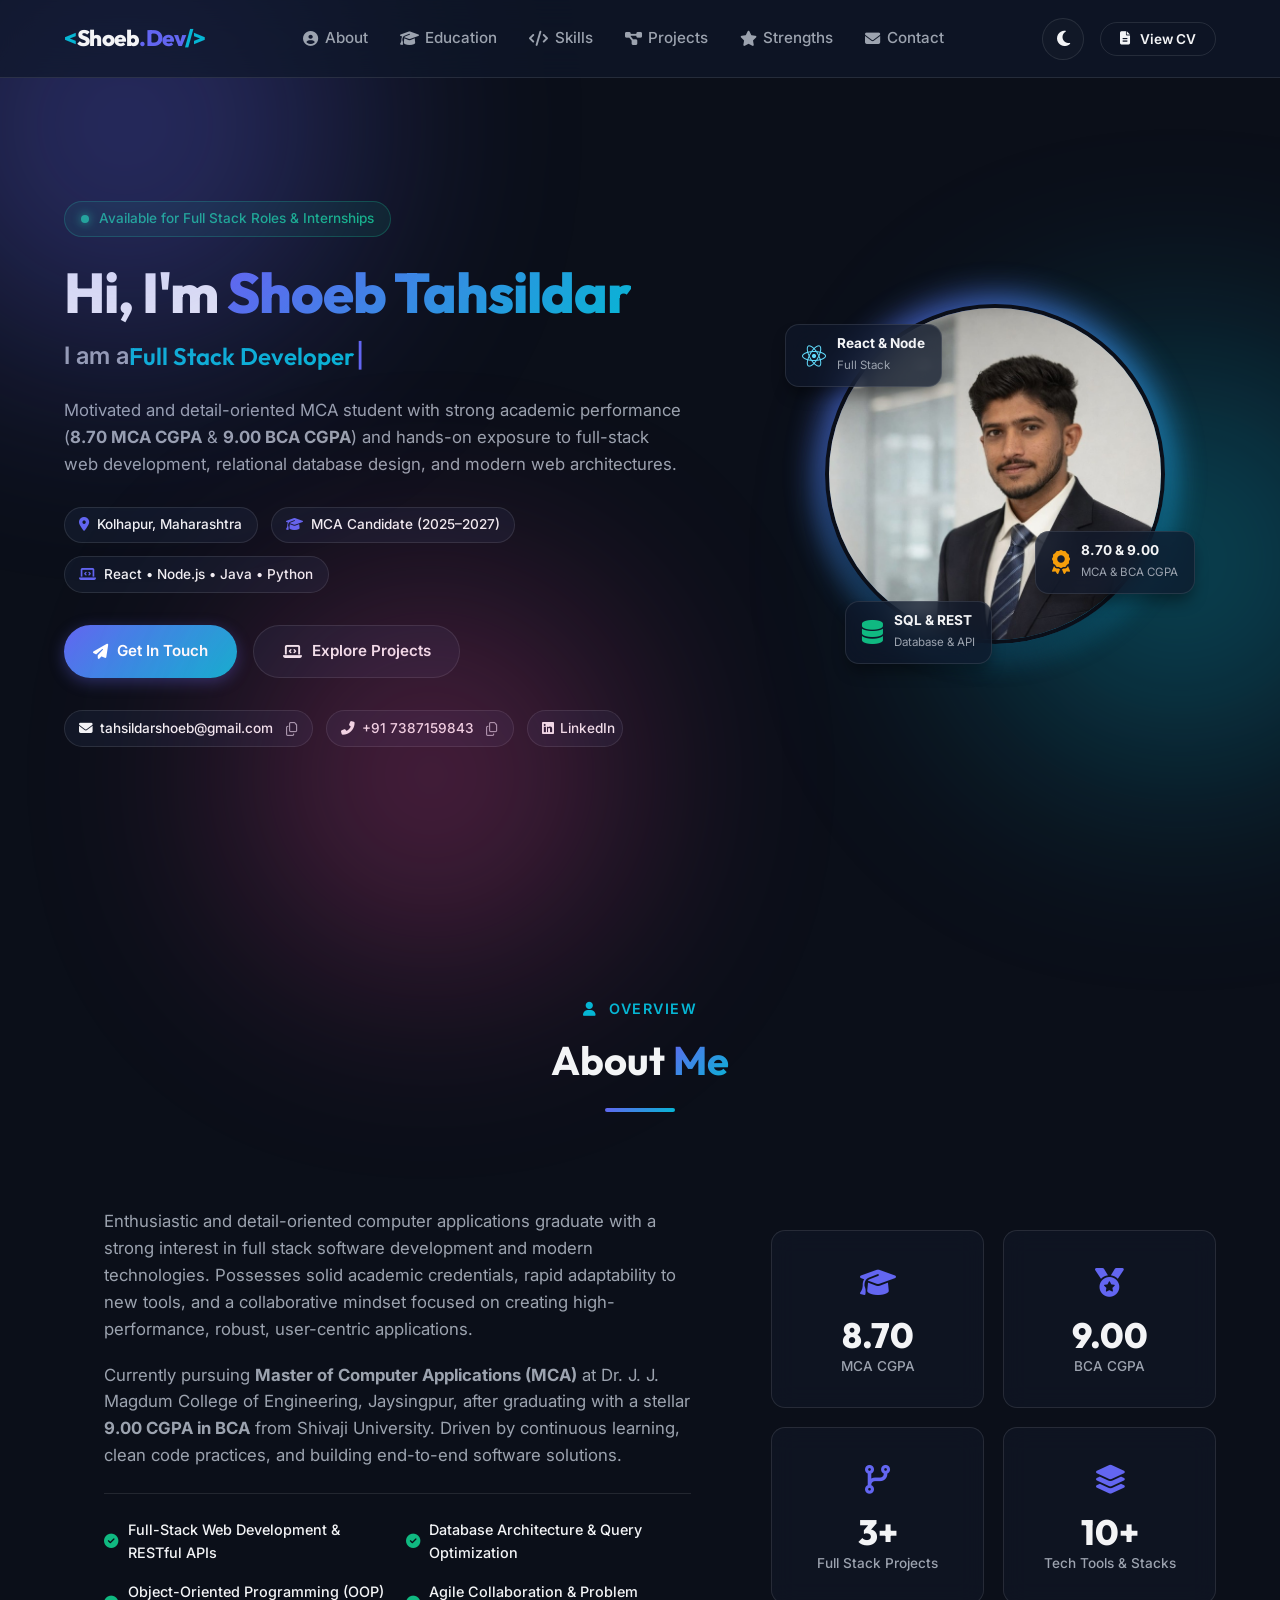
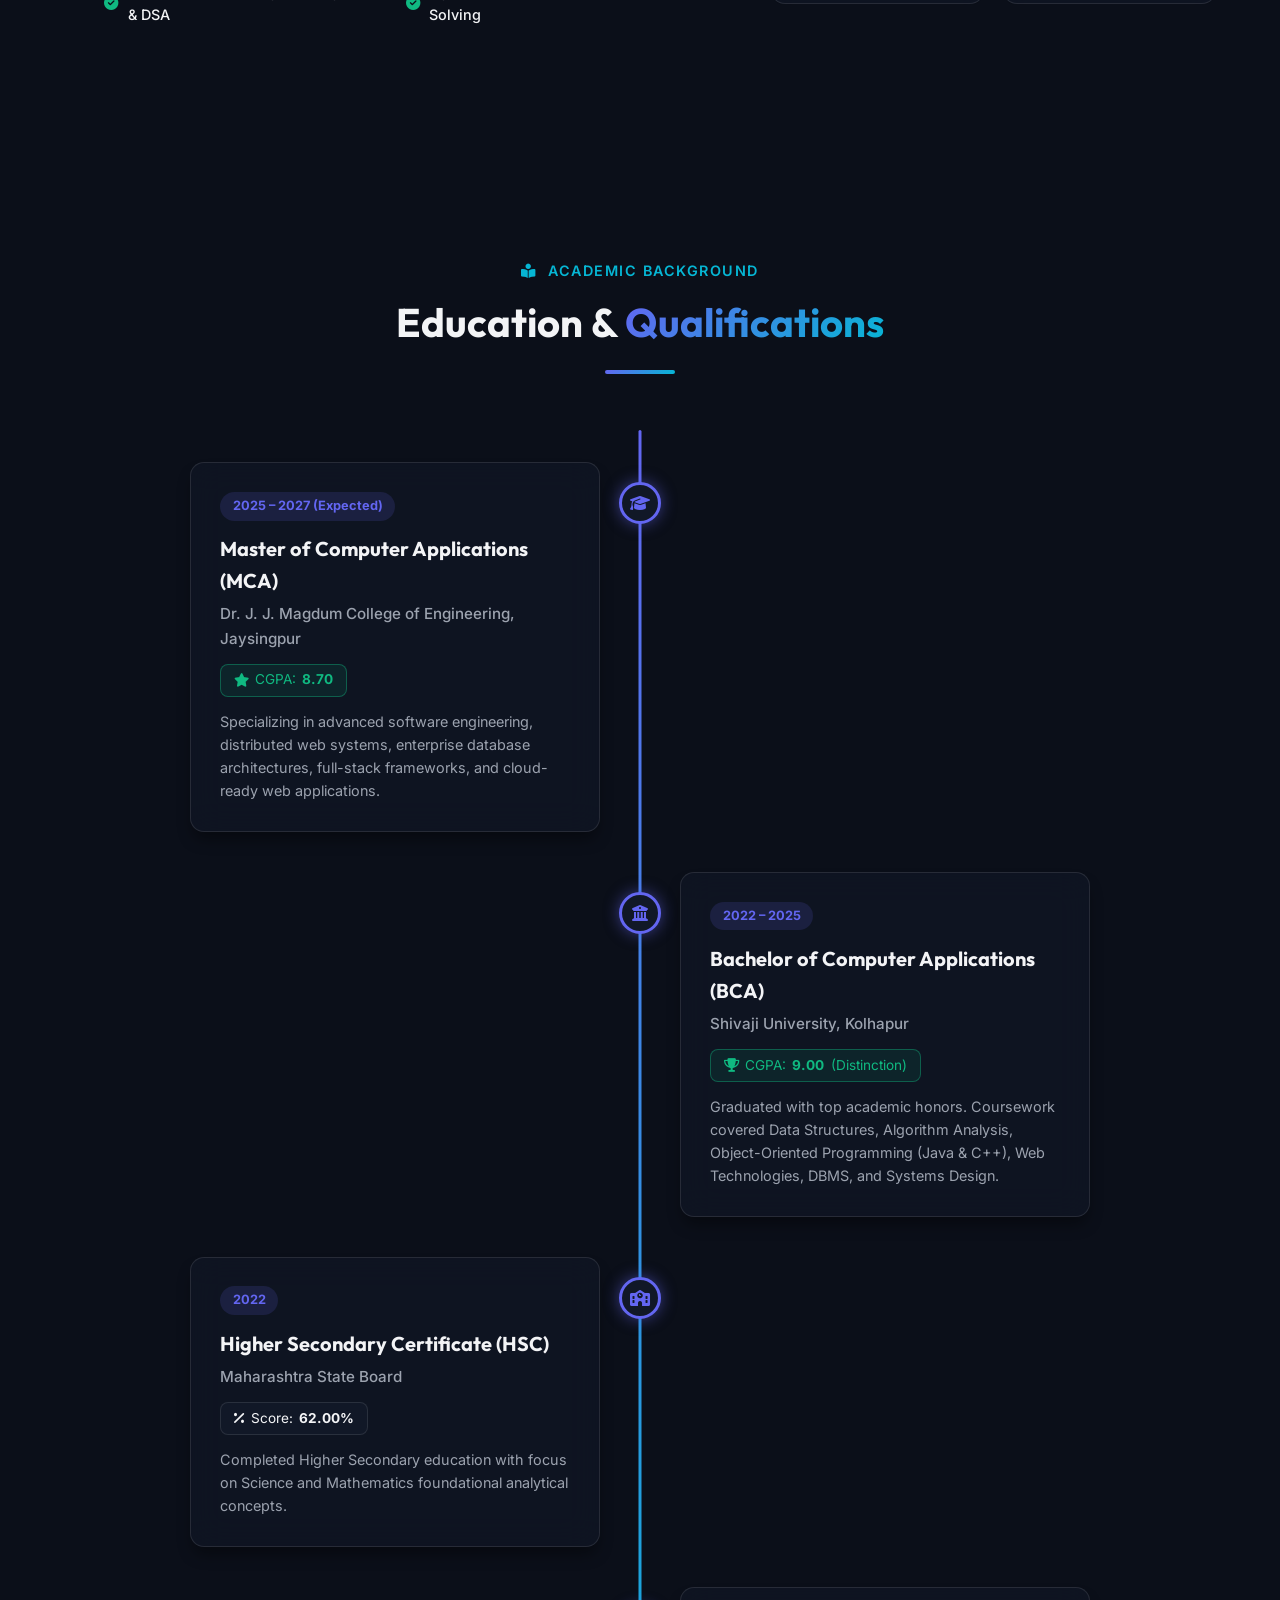
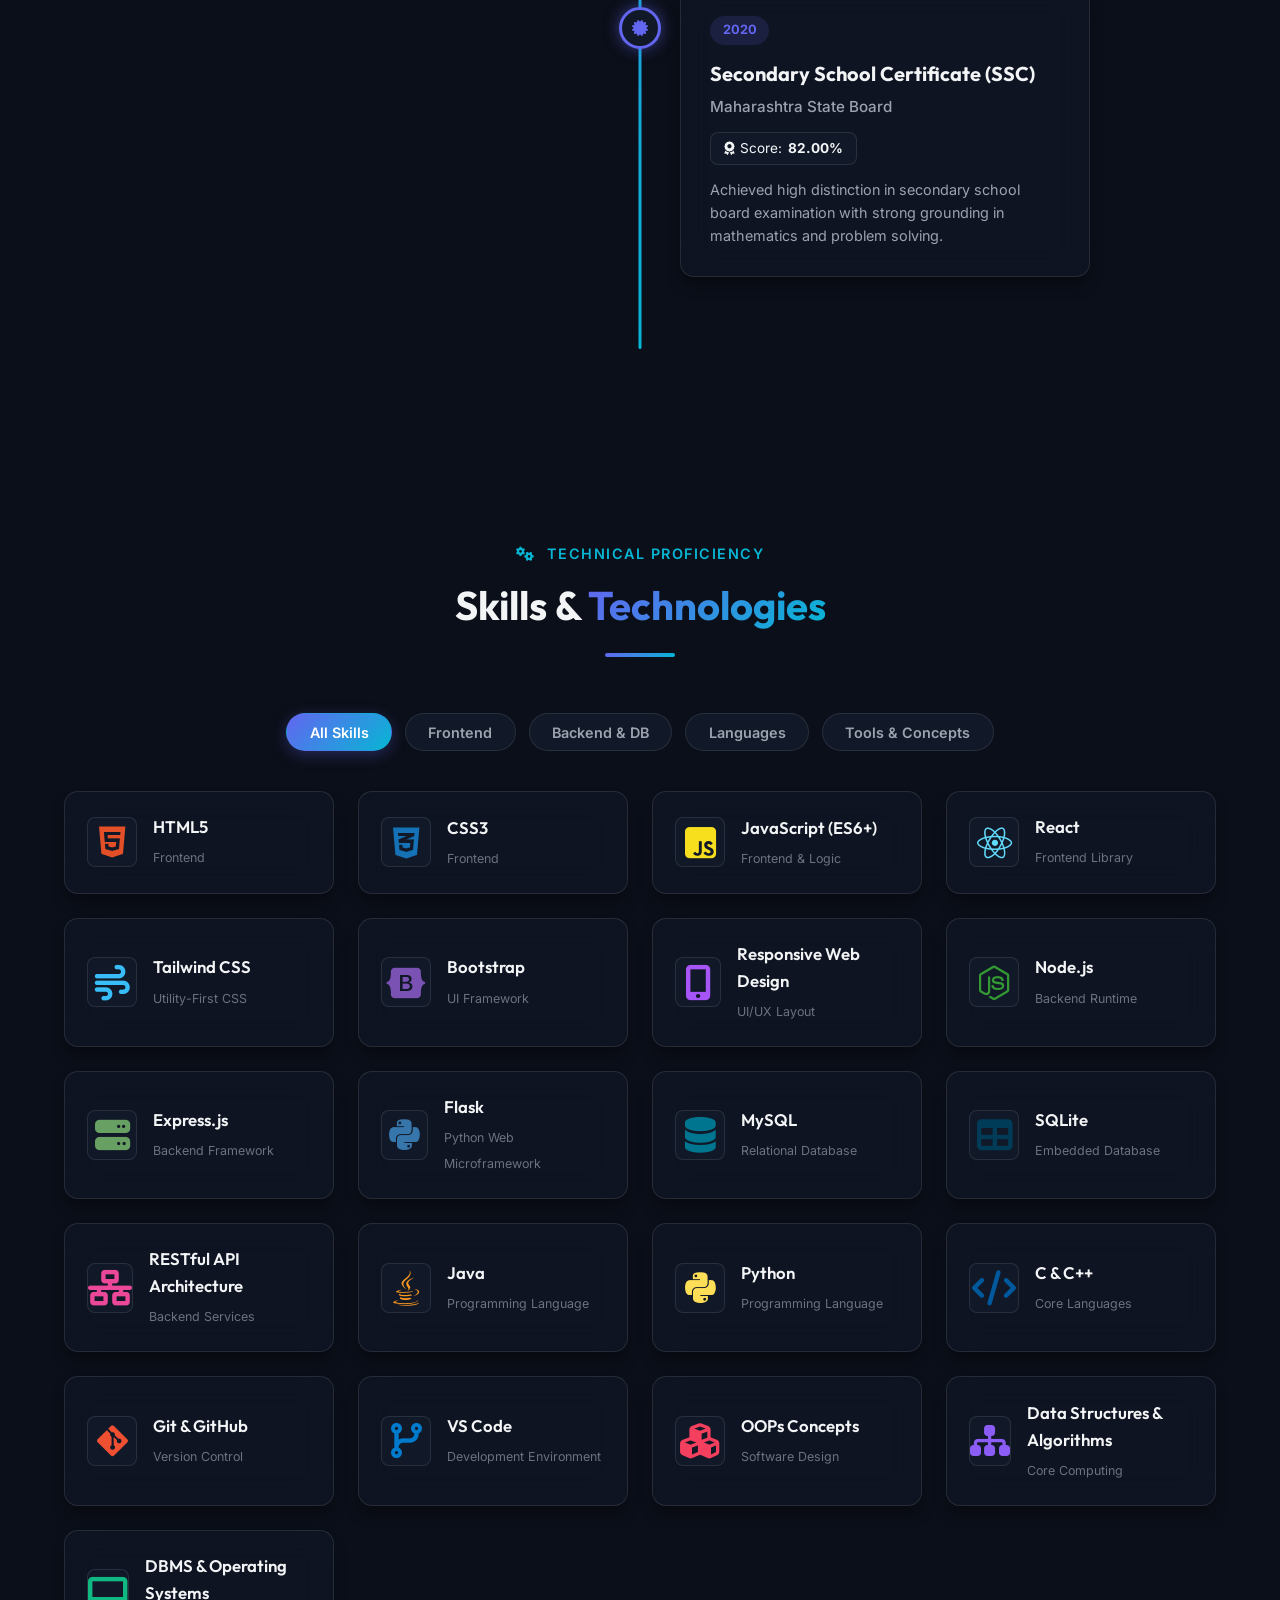
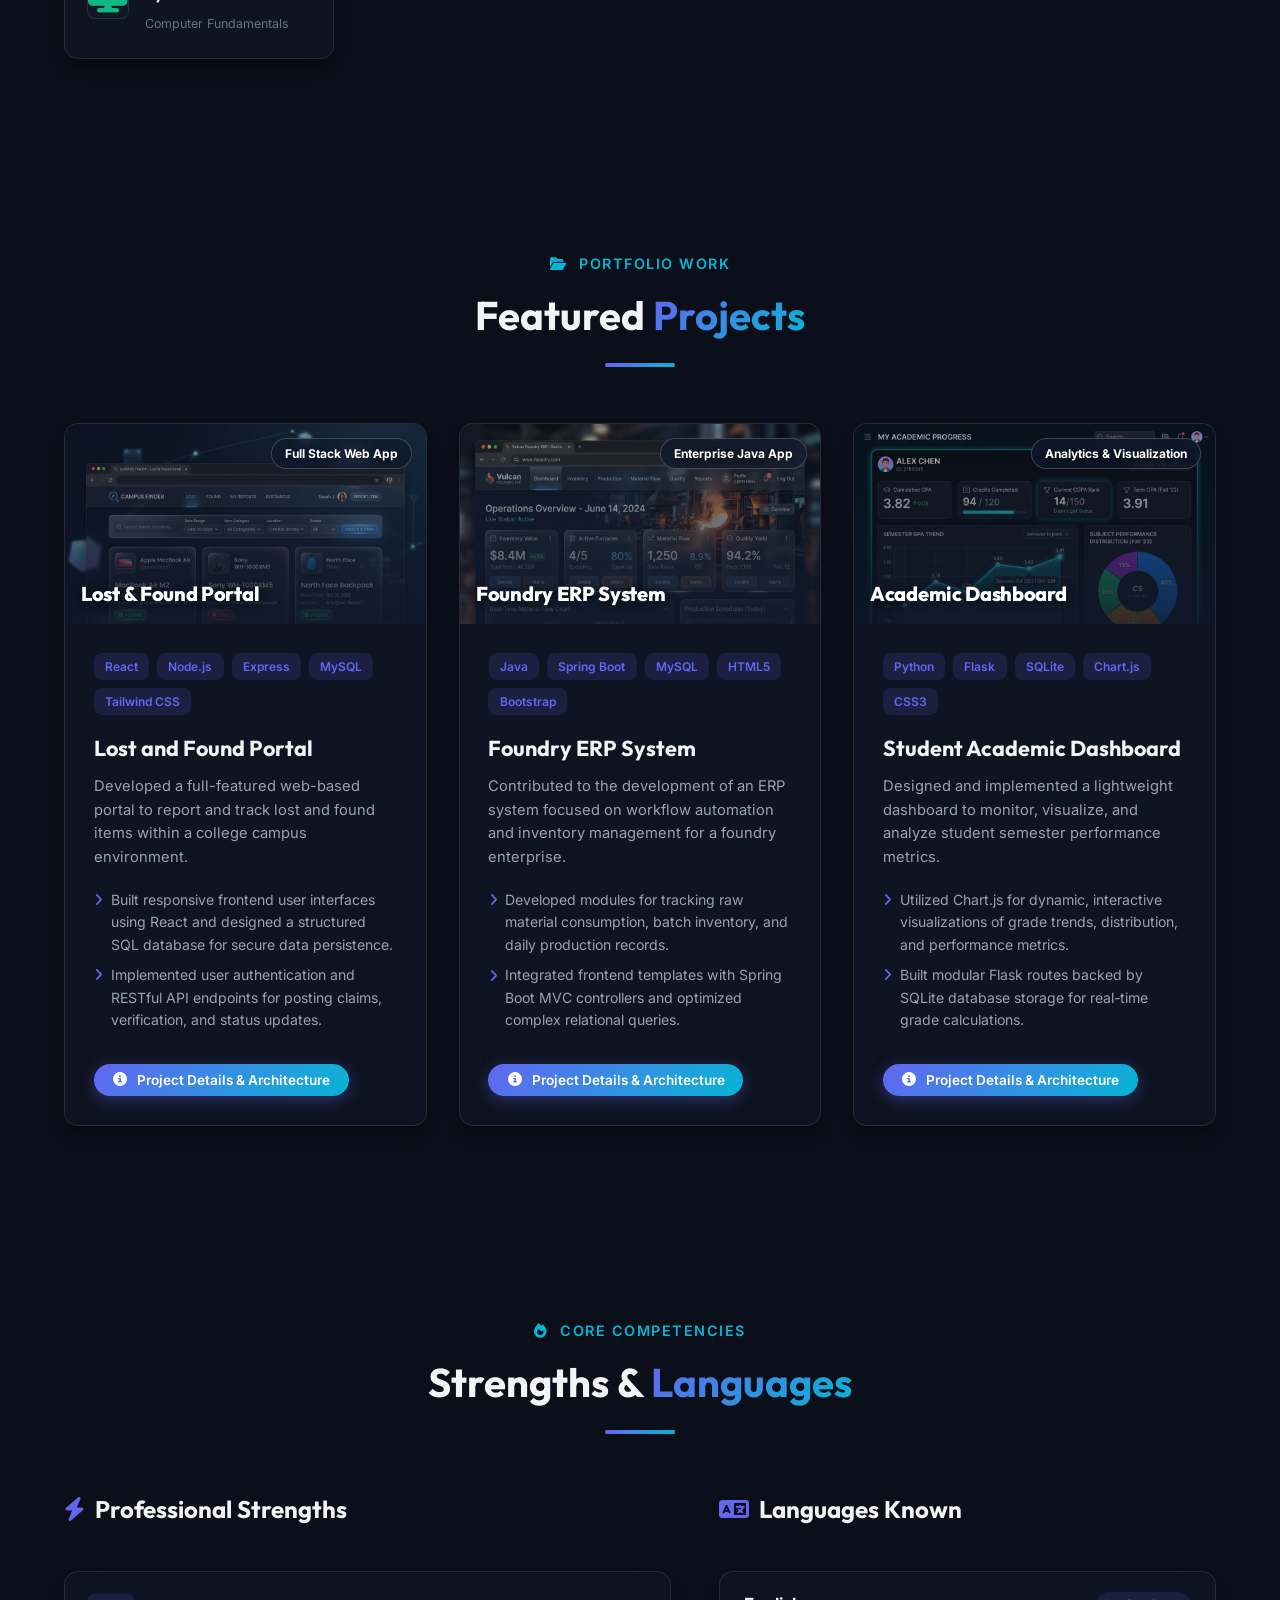
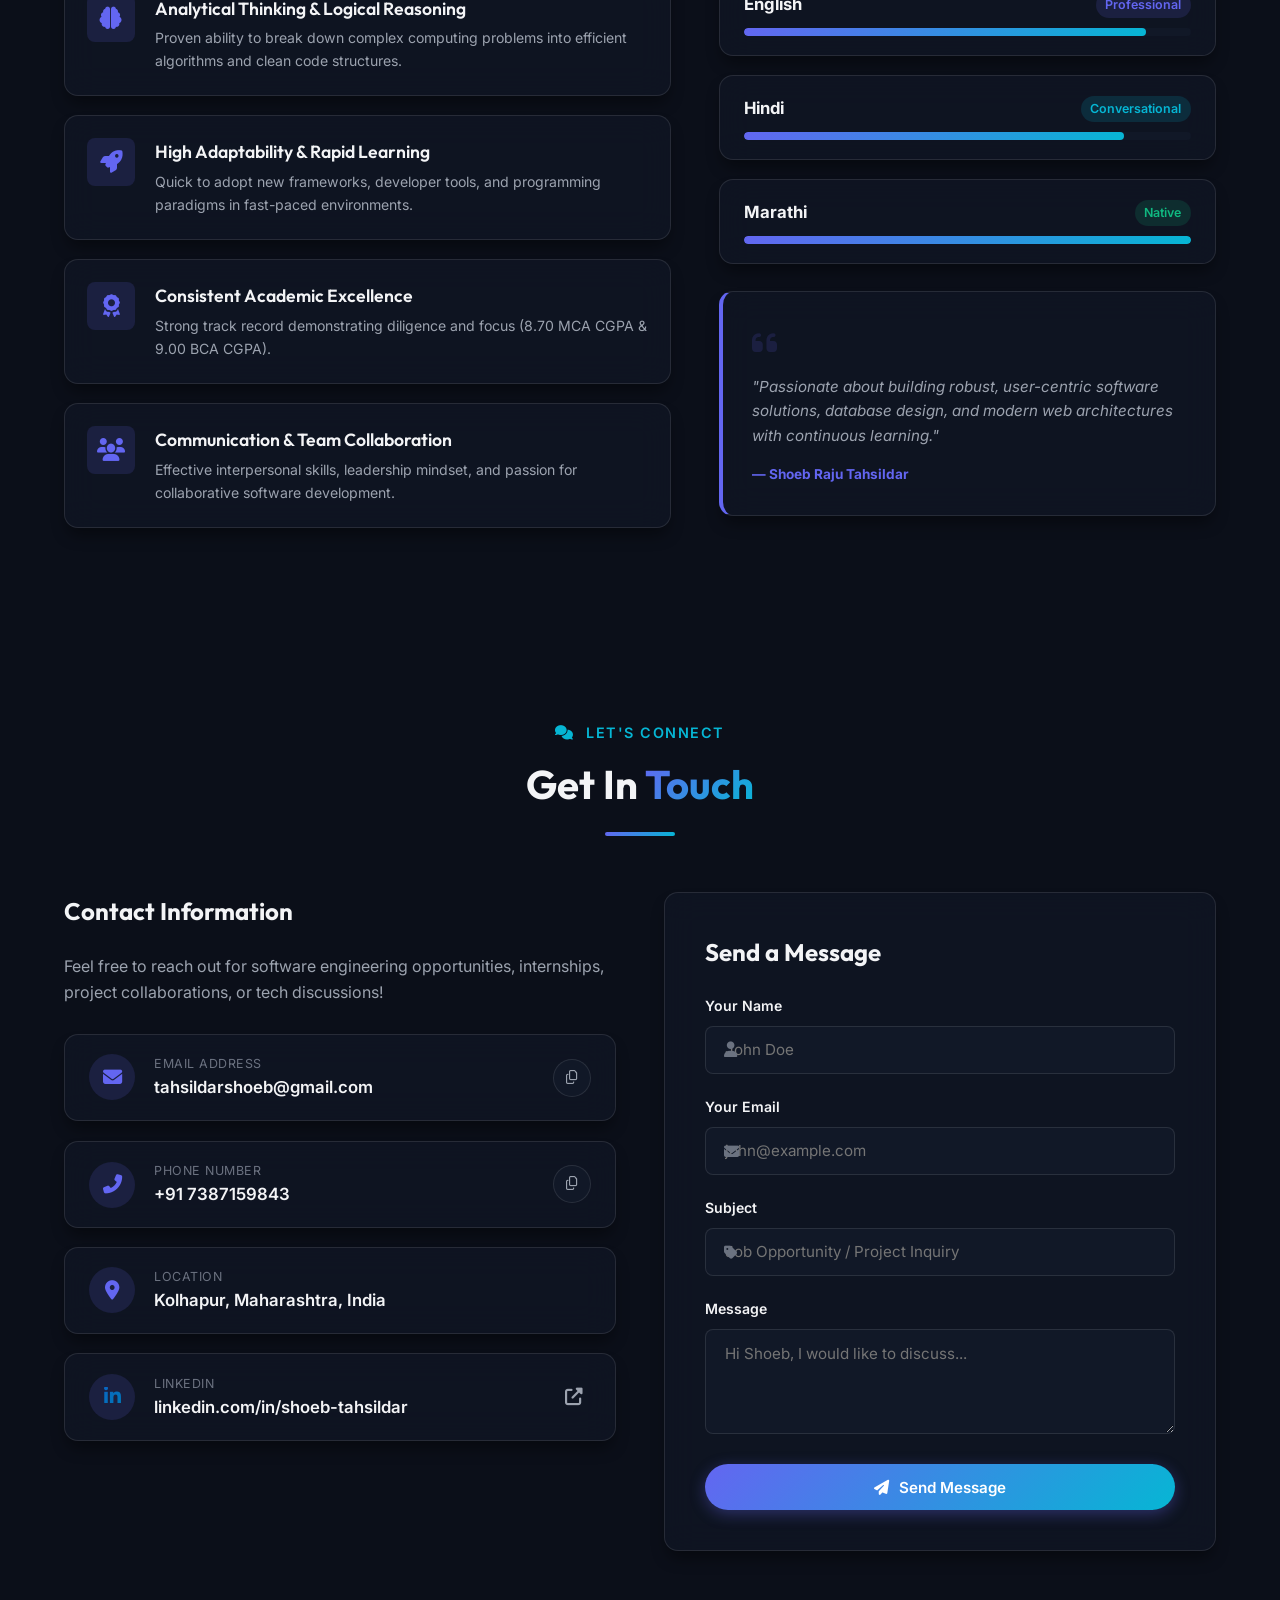
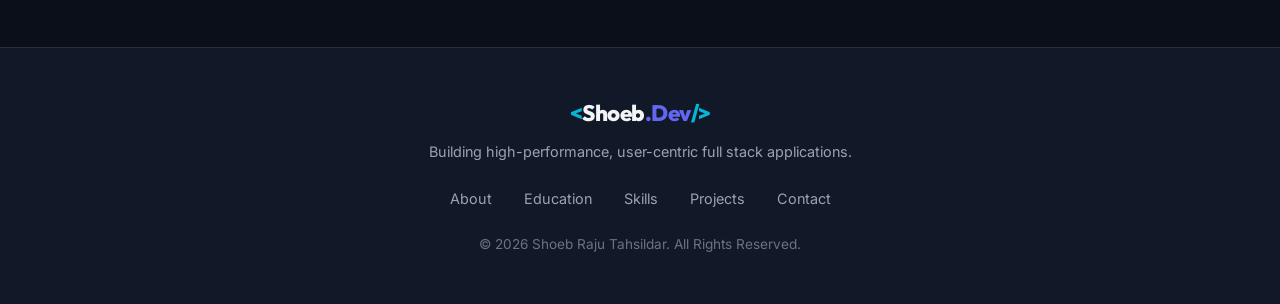
<file: index.html>
<!DOCTYPE html>
<html lang="en" data-theme="dark">
<head>
    <meta charset="UTF-8">
    <meta name="viewport" content="width=device-width, initial-scale=1.0">
    <title>Shoeb Raju Tahsildar | Full Stack Developer & MCA Student</title>
    <meta name="description" content="Portfolio of Shoeb Raju Tahsildar - Full Stack Developer and MCA student specializing in React, Node.js, Java, Python, and SQL databases.">
    <meta name="keywords" content="Shoeb Tahsildar, Full Stack Developer, MCA Student, React Developer, Web Developer Portfolio, Kolhapur">
    <meta name="author" content="Shoeb Raju Tahsildar">
    
    <!-- Google Fonts -->
    <link rel="preconnect" href="https://fonts.googleapis.com">
    <link rel="preconnect" href="https://fonts.gstatic.com" crossorigin>
    <link href="https://fonts.googleapis.com/css2?family=Inter:wght@300;400;500;600;700&family=Outfit:wght@400;500;600;700;800&display=swap" rel="stylesheet">
    
    <!-- FontAwesome Icons -->
    <link rel="stylesheet" href="https://cdnjs.cloudflare.com/ajax/libs/font-awesome/6.4.0/css/all.min.css">
    
    <!-- Custom CSS -->
    <link rel="stylesheet" href="style.css">
</head>
<body>

    <!-- Background Dynamic Glowing Orbs -->
    <div class="bg-glow orb-1"></div>
    <div class="bg-glow orb-2"></div>
    <div class="bg-glow orb-3"></div>

    <!-- Toast Notification Container -->
    <div id="toast-container" class="toast-container"></div>

    <!-- Navigation Bar -->
    <header class="navbar" id="navbar">
        <div class="nav-container">
            <a href="#hero" class="nav-logo">
                <span class="logo-bracket">&lt;</span><span class="logo-text">Shoeb</span><span class="logo-highlight">.Dev</span><span class="logo-bracket">/&gt;</span>
            </a>

            <nav class="nav-links" id="nav-links">
                <a href="#about" class="nav-link"><i class="fas fa-user-circle"></i> About</a>
                <a href="#education" class="nav-link"><i class="fas fa-graduation-cap"></i> Education</a>
                <a href="#skills" class="nav-link"><i class="fas fa-code"></i> Skills</a>
                <a href="#projects" class="nav-link"><i class="fas fa-project-diagram"></i> Projects</a>
                <a href="#strengths" class="nav-link"><i class="fas fa-star"></i> Strengths</a>
                <a href="#contact" class="nav-link"><i class="fas fa-envelope"></i> Contact</a>
            </nav>

            <div class="nav-actions">
                <button class="theme-toggle" id="theme-toggle" title="Toggle Theme" aria-label="Toggle Theme">
                    <i class="fas fa-moon moon-icon"></i>
                    <i class="fas fa-sun sun-icon"></i>
                </button>
                
                <button class="btn btn-sm btn-outline" onclick="openCVModal()" title="View / Download Resume">
                    <i class="fas fa-file-alt"></i> View CV
                </button>

                <button class="hamburger" id="hamburger" aria-label="Toggle Navigation">
                    <span class="bar"></span>
                    <span class="bar"></span>
                    <span class="bar"></span>
                </button>
            </div>
        </div>
    </header>

    <!-- Hero Section -->
    <section class="hero-section" id="hero">
        <div class="container hero-container">
            <div class="hero-content">
                <div class="status-badge">
                    <span class="pulse-dot"></span>
                    <span>Available for Full Stack Roles & Internships</span>
                </div>

                <h1 class="hero-name">
                    Hi, I'm <span class="gradient-text">Shoeb Tahsildar</span>
                </h1>

                <div class="typing-wrapper">
                    <span class="typing-prefix">I am a </span>
                    <span id="typed-text" class="typed-text"></span>
                    <span class="typing-cursor">|</span>
                </div>

                <p class="hero-description">
                    Motivated and detail-oriented MCA student with strong academic performance (<strong>8.70 MCA CGPA</strong> & <strong>9.00 BCA CGPA</strong>) and hands-on exposure to full-stack web development, relational database design, and modern web architectures.
                </p>

                <div class="hero-chips">
                    <span class="chip"><i class="fas fa-map-marker-alt"></i> Kolhapur, Maharashtra</span>
                    <span class="chip"><i class="fas fa-graduation-cap"></i> MCA Candidate (2025–2027)</span>
                    <span class="chip"><i class="fas fa-laptop-code"></i> React • Node.js • Java • Python</span>
                </div>

                <div class="hero-cta">
                    <a href="#contact" class="btn btn-primary">
                        <i class="fas fa-paper-plane"></i> Get In Touch
                    </a>
                    <a href="#projects" class="btn btn-secondary">
                        <i class="fas fa-laptop-code"></i> Explore Projects
                    </a>
                </div>

                <!-- Quick Clickable Contact Chips -->
                <div class="quick-contacts">
                    <div class="quick-contact-item">
                        <a href="mailto:tahsildarshoeb@gmail.com" class="contact-link-pill" title="Click to Send Email">
                            <i class="fas fa-envelope"></i> tahsildarshoeb@gmail.com
                        </a>
                        <button class="copy-btn" onclick="copyText('tahsildarshoeb@gmail.com', 'Email address copied to clipboard!')" title="Copy Email">
                            <i class="far fa-copy"></i>
                        </button>
                    </div>

                    <div class="quick-contact-item">
                        <a href="tel:+917387159843" class="contact-link-pill" title="Click to Call">
                            <i class="fas fa-phone-alt"></i> +91 7387159843
                        </a>
                        <button class="copy-btn" onclick="copyText('7387159843', 'Phone number copied to clipboard!')" title="Copy Phone">
                            <i class="far fa-copy"></i>
                        </button>
                    </div>

                    <div class="quick-contact-item">
                        <a href="https://linkedin.com/in/shoeb-tahsildar-9245b4349" target="_blank" rel="noopener noreferrer" class="contact-link-pill" title="View LinkedIn Profile">
                            <i class="fab fa-linkedin"></i> LinkedIn
                        </a>
                    </div>
                </div>
            </div>

            <!-- Profile Image Container -->
            <div class="hero-image-wrapper">
                <div class="image-frame">
                    <div class="glow-ring"></div>
                    <img src="profile.jpg" alt="Shoeb Raju Tahsildar" class="profile-img">
                    
                    <!-- Floating Tech Badges -->
                    <div class="float-badge badge-1">
                        <i class="fab fa-react react-spin"></i>
                        <div>
                            <span class="badge-title">React & Node</span>
                            <span class="badge-sub">Full Stack</span>
                        </div>
                    </div>

                    <div class="float-badge badge-2">
                        <i class="fas fa-award"></i>
                        <div>
                            <span class="badge-title">8.70 & 9.00</span>
                            <span class="badge-sub">MCA & BCA CGPA</span>
                        </div>
                    </div>

                    <div class="float-badge badge-3">
                        <i class="fas fa-database"></i>
                        <div>
                            <span class="badge-title">SQL & REST</span>
                            <span class="badge-sub">Database & API</span>
                        </div>
                    </div>
                </div>
            </div>
        </div>
    </section>

    <!-- About Me Section -->
    <section class="section about-section" id="about">
        <div class="container">
            <div class="section-header">
                <span class="section-subtitle"><i class="fas fa-user"></i> Overview</span>
                <h2 class="section-title">About <span class="gradient-text">Me</span></h2>
                <div class="section-line"></div>
            </div>

            <div class="about-grid">
                <div class="about-card main-about-card">
                    <p class="about-text">
                        Enthusiastic and detail-oriented computer applications graduate with a strong interest in full stack software development and modern technologies. Possesses solid academic credentials, rapid adaptability to new tools, and a collaborative mindset focused on creating high-performance, robust, user-centric applications.
                    </p>
                    <p class="about-text">
                        Currently pursuing <strong>Master of Computer Applications (MCA)</strong> at Dr. J. J. Magdum College of Engineering, Jaysingpur, after graduating with a stellar <strong>9.00 CGPA in BCA</strong> from Shivaji University. Driven by continuous learning, clean code practices, and building end-to-end software solutions.
                    </p>

                    <div class="about-highlights">
                        <div class="highlight-item">
                            <i class="fas fa-check-circle"></i>
                            <span>Full-Stack Web Development & RESTful APIs</span>
                        </div>
                        <div class="highlight-item">
                            <i class="fas fa-check-circle"></i>
                            <span>Database Architecture & Query Optimization</span>
                        </div>
                        <div class="highlight-item">
                            <i class="fas fa-check-circle"></i>
                            <span>Object-Oriented Programming (OOP) & DSA</span>
                        </div>
                        <div class="highlight-item">
                            <i class="fas fa-check-circle"></i>
                            <span>Agile Collaboration & Problem Solving</span>
                        </div>
                    </div>
                </div>

                <div class="stats-counter-grid">
                    <div class="stat-card">
                        <div class="stat-icon"><i class="fas fa-graduation-cap"></i></div>
                        <div class="stat-number" data-target="8.70">8.70</div>
                        <div class="stat-label">MCA CGPA</div>
                    </div>

                    <div class="stat-card">
                        <div class="stat-icon"><i class="fas fa-medal"></i></div>
                        <div class="stat-number" data-target="9.00">9.00</div>
                        <div class="stat-label">BCA CGPA</div>
                    </div>

                    <div class="stat-card">
                        <div class="stat-icon"><i class="fas fa-code-branch"></i></div>
                        <div class="stat-number" data-target="3">3+</div>
                        <div class="stat-label">Full Stack Projects</div>
                    </div>

                    <div class="stat-card">
                        <div class="stat-icon"><i class="fas fa-layer-group"></i></div>
                        <div class="stat-number" data-target="10">10+</div>
                        <div class="stat-label">Tech Tools & Stacks</div>
                    </div>
                </div>
            </div>
        </div>
    </section>

    <!-- Education Section -->
    <section class="section education-section" id="education">
        <div class="container">
            <div class="section-header">
                <span class="section-subtitle"><i class="fas fa-book-reader"></i> Academic Background</span>
                <h2 class="section-title">Education & <span class="gradient-text">Qualifications</span></h2>
                <div class="section-line"></div>
            </div>

            <div class="timeline">
                <!-- MCA -->
                <div class="timeline-item left">
                    <div class="timeline-dot"><i class="fas fa-graduation-cap"></i></div>
                    <div class="timeline-content glass-card">
                        <div class="timeline-date-badge">2025 – 2027 (Expected)</div>
                        <h3 class="timeline-title">Master of Computer Applications (MCA)</h3>
                        <h4 class="timeline-institution">Dr. J. J. Magdum College of Engineering, Jaysingpur</h4>
                        <div class="score-pill score-highlight">
                            <i class="fas fa-star"></i> CGPA: <strong>8.70</strong>
                        </div>
                        <p class="timeline-desc">
                            Specializing in advanced software engineering, distributed web systems, enterprise database architectures, full-stack frameworks, and cloud-ready web applications.
                        </p>
                    </div>
                </div>

                <!-- BCA -->
                <div class="timeline-item right">
                    <div class="timeline-dot"><i class="fas fa-university"></i></div>
                    <div class="timeline-content glass-card">
                        <div class="timeline-date-badge">2022 – 2025</div>
                        <h3 class="timeline-title">Bachelor of Computer Applications (BCA)</h3>
                        <h4 class="timeline-institution">Shivaji University, Kolhapur</h4>
                        <div class="score-pill score-highlight">
                            <i class="fas fa-trophy"></i> CGPA: <strong>9.00</strong> (Distinction)
                        </div>
                        <p class="timeline-desc">
                            Graduated with top academic honors. Coursework covered Data Structures, Algorithm Analysis, Object-Oriented Programming (Java & C++), Web Technologies, DBMS, and Systems Design.
                        </p>
                    </div>
                </div>

                <!-- HSC -->
                <div class="timeline-item left">
                    <div class="timeline-dot"><i class="fas fa-school"></i></div>
                    <div class="timeline-content glass-card">
                        <div class="timeline-date-badge">2022</div>
                        <h3 class="timeline-title">Higher Secondary Certificate (HSC)</h3>
                        <h4 class="timeline-institution">Maharashtra State Board</h4>
                        <div class="score-pill">
                            <i class="fas fa-percentage"></i> Score: <strong>62.00%</strong>
                        </div>
                        <p class="timeline-desc">
                            Completed Higher Secondary education with focus on Science and Mathematics foundational analytical concepts.
                        </p>
                    </div>
                </div>

                <!-- SSC -->
                <div class="timeline-item right">
                    <div class="timeline-dot"><i class="fas fa-certificate"></i></div>
                    <div class="timeline-content glass-card">
                        <div class="timeline-date-badge">2020</div>
                        <h3 class="timeline-title">Secondary School Certificate (SSC)</h3>
                        <h4 class="timeline-institution">Maharashtra State Board</h4>
                        <div class="score-pill">
                            <i class="fas fa-award"></i> Score: <strong>82.00%</strong>
                        </div>
                        <p class="timeline-desc">
                            Achieved high distinction in secondary school board examination with strong grounding in mathematics and problem solving.
                        </p>
                    </div>
                </div>
            </div>
        </div>
    </section>

    <!-- Technical Skills Section -->
    <section class="section skills-section" id="skills">
        <div class="container">
            <div class="section-header">
                <span class="section-subtitle"><i class="fas fa-cogs"></i> Technical Proficiency</span>
                <h2 class="section-title">Skills & <span class="gradient-text">Technologies</span></h2>
                <div class="section-line"></div>
            </div>

            <!-- Skill Filter Buttons -->
            <div class="filter-container">
                <button class="filter-btn active" data-filter="all">All Skills</button>
                <button class="filter-btn" data-filter="frontend">Frontend</button>
                <button class="filter-btn" data-filter="backend">Backend & DB</button>
                <button class="filter-btn" data-filter="languages">Languages</button>
                <button class="filter-btn" data-filter="tools">Tools & Concepts</button>
            </div>

            <div class="skills-grid" id="skills-grid">
                <!-- Frontend -->
                <div class="skill-card glass-card" data-category="frontend">
                    <div class="skill-icon"><i class="fab fa-html5" style="color: #e34f26;"></i></div>
                    <div class="skill-info">
                        <h3>HTML5</h3>
                        <span class="skill-category">Frontend</span>
                    </div>
                </div>

                <div class="skill-card glass-card" data-category="frontend">
                    <div class="skill-icon"><i class="fab fa-css3-alt" style="color: #1572b6;"></i></div>
                    <div class="skill-info">
                        <h3>CSS3</h3>
                        <span class="skill-category">Frontend</span>
                    </div>
                </div>

                <div class="skill-card glass-card" data-category="frontend">
                    <div class="skill-icon"><i class="fab fa-js-square" style="color: #f7df1e;"></i></div>
                    <div class="skill-info">
                        <h3>JavaScript (ES6+)</h3>
                        <span class="skill-category">Frontend & Logic</span>
                    </div>
                </div>

                <div class="skill-card glass-card" data-category="frontend">
                    <div class="skill-icon"><i class="fab fa-react" style="color: #61dafb;"></i></div>
                    <div class="skill-info">
                        <h3>React</h3>
                        <span class="skill-category">Frontend Library</span>
                    </div>
                </div>

                <div class="skill-card glass-card" data-category="frontend">
                    <div class="skill-icon"><i class="fas fa-wind" style="color: #38bdf8;"></i></div>
                    <div class="skill-info">
                        <h3>Tailwind CSS</h3>
                        <span class="skill-category">Utility-First CSS</span>
                    </div>
                </div>

                <div class="skill-card glass-card" data-category="frontend">
                    <div class="skill-icon"><i class="fab fa-bootstrap" style="color: #7952b3;"></i></div>
                    <div class="skill-info">
                        <h3>Bootstrap</h3>
                        <span class="skill-category">UI Framework</span>
                    </div>
                </div>

                <div class="skill-card glass-card" data-category="frontend">
                    <div class="skill-icon"><i class="fas fa-mobile-alt" style="color: #a855f7;"></i></div>
                    <div class="skill-info">
                        <h3>Responsive Web Design</h3>
                        <span class="skill-category">UI/UX Layout</span>
                    </div>
                </div>

                <!-- Backend & Databases -->
                <div class="skill-card glass-card" data-category="backend">
                    <div class="skill-icon"><i class="fab fa-node-js" style="color: #339933;"></i></div>
                    <div class="skill-info">
                        <h3>Node.js</h3>
                        <span class="skill-category">Backend Runtime</span>
                    </div>
                </div>

                <div class="skill-card glass-card" data-category="backend">
                    <div class="skill-icon"><i class="fas fa-server" style="color: #68a063;"></i></div>
                    <div class="skill-info">
                        <h3>Express.js</h3>
                        <span class="skill-category">Backend Framework</span>
                    </div>
                </div>

                <div class="skill-card glass-card" data-category="backend">
                    <div class="skill-icon"><i class="fab fa-python" style="color: #3776ab;"></i></div>
                    <div class="skill-info">
                        <h3>Flask</h3>
                        <span class="skill-category">Python Web Microframework</span>
                    </div>
                </div>

                <div class="skill-card glass-card" data-category="backend">
                    <div class="skill-icon"><i class="fas fa-database" style="color: #00758f;"></i></div>
                    <div class="skill-info">
                        <h3>MySQL</h3>
                        <span class="skill-category">Relational Database</span>
                    </div>
                </div>

                <div class="skill-card glass-card" data-category="backend">
                    <div class="skill-icon"><i class="fas fa-table" style="color: #003b57;"></i></div>
                    <div class="skill-info">
                        <h3>SQLite</h3>
                        <span class="skill-category">Embedded Database</span>
                    </div>
                </div>

                <div class="skill-card glass-card" data-category="backend">
                    <div class="skill-icon"><i class="fas fa-network-wired" style="color: #ec4899;"></i></div>
                    <div class="skill-info">
                        <h3>RESTful API Architecture</h3>
                        <span class="skill-category">Backend Services</span>
                    </div>
                </div>

                <!-- Programming Languages -->
                <div class="skill-card glass-card" data-category="languages">
                    <div class="skill-icon"><i class="fab fa-java" style="color: #f89820;"></i></div>
                    <div class="skill-info">
                        <h3>Java</h3>
                        <span class="skill-category">Programming Language</span>
                    </div>
                </div>

                <div class="skill-card glass-card" data-category="languages">
                    <div class="skill-icon"><i class="fab fa-python" style="color: #ffde57;"></i></div>
                    <div class="skill-info">
                        <h3>Python</h3>
                        <span class="skill-category">Programming Language</span>
                    </div>
                </div>

                <div class="skill-card glass-card" data-category="languages">
                    <div class="skill-icon"><i class="fas fa-code" style="color: #00599c;"></i></div>
                    <div class="skill-info">
                        <h3>C & C++</h3>
                        <span class="skill-category">Core Languages</span>
                    </div>
                </div>

                <!-- Tools & Concepts -->
                <div class="skill-card glass-card" data-category="tools">
                    <div class="skill-icon"><i class="fab fa-git-alt" style="color: #f05032;"></i></div>
                    <div class="skill-info">
                        <h3>Git & GitHub</h3>
                        <span class="skill-category">Version Control</span>
                    </div>
                </div>

                <div class="skill-card glass-card" data-category="tools">
                    <div class="skill-icon"><i class="fas fa-code-branch" style="color: #007acc;"></i></div>
                    <div class="skill-info">
                        <h3>VS Code</h3>
                        <span class="skill-category">Development Environment</span>
                    </div>
                </div>

                <div class="skill-card glass-card" data-category="tools">
                    <div class="skill-icon"><i class="fas fa-cubes" style="color: #f43f5e;"></i></div>
                    <div class="skill-info">
                        <h3>OOPs Concepts</h3>
                        <span class="skill-category">Software Design</span>
                    </div>
                </div>

                <div class="skill-card glass-card" data-category="tools">
                    <div class="skill-icon"><i class="fas fa-sitemap" style="color: #8b5cf6;"></i></div>
                    <div class="skill-info">
                        <h3>Data Structures & Algorithms</h3>
                        <span class="skill-category">Core Computing</span>
                    </div>
                </div>

                <div class="skill-card glass-card" data-category="tools">
                    <div class="skill-icon"><i class="fas fa-desktop" style="color: #10b981;"></i></div>
                    <div class="skill-info">
                        <h3>DBMS & Operating Systems</h3>
                        <span class="skill-category">Computer Fundamentals</span>
                    </div>
                </div>
            </div>
        </div>
    </section>

    <!-- Projects Section -->
    <section class="section projects-section" id="projects">
        <div class="container">
            <div class="section-header">
                <span class="section-subtitle"><i class="fas fa-folder-open"></i> Portfolio Work</span>
                <h2 class="section-title">Featured <span class="gradient-text">Projects</span></h2>
                <div class="section-line"></div>
            </div>

            <!-- Project Cards Grid -->
            <div class="projects-grid">
                     <!-- Project 1: Lost and Found Portal -->
                <div class="project-card glass-card">
                    <div class="project-banner">
                        <img src="project-lost-found.png" alt="Lost and Found Portal Preview" class="project-banner-img">
                        <div class="project-overlay"></div>
                        <div class="project-tag">Full Stack Web App</div>
                        <div class="project-title-overlay">Lost &amp; Found Portal</div>
                    </div>

                    <div class="project-body">
                        <div class="project-tech-stack">
                            <span class="tech-pill">React</span>
                            <span class="tech-pill">Node.js</span>
                            <span class="tech-pill">Express</span>
                            <span class="tech-pill">MySQL</span>
                            <span class="tech-pill">Tailwind CSS</span>
                        </div>

                        <h3 class="project-title">Lost and Found Portal</h3>
                        <p class="project-description">
                            Developed a full-featured web-based portal to report and track lost and found items within a college campus environment.
                        </p>

                        <ul class="project-bullets">
                            <li><i class="fas fa-angle-right"></i> Built responsive frontend user interfaces using React and designed a structured SQL database for secure data persistence.</li>
                            <li><i class="fas fa-angle-right"></i> Implemented user authentication and RESTful API endpoints for posting claims, verification, and status updates.</li>
                        </ul>

                        <div class="project-actions">
                            <button class="btn btn-sm btn-primary" onclick="openProjectModal('lost-found')">
                                <i class="fas fa-circle-info"></i> Project Details &amp; Architecture
                            </button>
                        </div>
                    </div>
                </div>                  <!-- Project 2: Foundry ERP System -->
                <div class="project-card glass-card">
                    <div class="project-banner">
                        <img src="project-foundry-erp.png" alt="Foundry ERP System Preview" class="project-banner-img">
                        <div class="project-overlay"></div>
                        <div class="project-tag">Enterprise Java App</div>
                        <div class="project-title-overlay">Foundry ERP System</div>
                    </div>

                    <div class="project-body">
                        <div class="project-tech-stack">
                            <span class="tech-pill">Java</span>
                            <span class="tech-pill">Spring Boot</span>
                            <span class="tech-pill">MySQL</span>
                            <span class="tech-pill">HTML5</span>
                            <span class="tech-pill">Bootstrap</span>
                        </div>

                        <h3 class="project-title">Foundry ERP System</h3>
                        <p class="project-description">
                            Contributed to the development of an ERP system focused on workflow automation and inventory management for a foundry enterprise.
                        </p>

                        <ul class="project-bullets">
                            <li><i class="fas fa-angle-right"></i> Developed modules for tracking raw material consumption, batch inventory, and daily production records.</li>
                            <li><i class="fas fa-angle-right"></i> Integrated frontend templates with Spring Boot MVC controllers and optimized complex relational queries.</li>
                        </ul>

                        <div class="project-actions">
                            <button class="btn btn-sm btn-primary" onclick="openProjectModal('foundry-erp')">
                                <i class="fas fa-circle-info"></i> Project Details &amp; Architecture
                            </button>
                        </div>
                    </div>
                </div>                  <!-- Project 3: Student Academic Dashboard -->
                <div class="project-card glass-card">
                    <div class="project-banner">
                        <img src="project-academic-dashboard.png" alt="Student Academic Dashboard Preview" class="project-banner-img">
                        <div class="project-overlay"></div>
                        <div class="project-tag">Analytics &amp; Visualization</div>
                        <div class="project-title-overlay">Academic Dashboard</div>
                    </div>

                    <div class="project-body">
                        <div class="project-tech-stack">
                            <span class="tech-pill">Python</span>
                            <span class="tech-pill">Flask</span>
                            <span class="tech-pill">SQLite</span>
                            <span class="tech-pill">Chart.js</span>
                            <span class="tech-pill">CSS3</span>
                        </div>

                        <h3 class="project-title">Student Academic Dashboard</h3>
                        <p class="project-description">
                            Designed and implemented a lightweight dashboard to monitor, visualize, and analyze student semester performance metrics.
                        </p>

                        <ul class="project-bullets">
                            <li><i class="fas fa-angle-right"></i> Utilized Chart.js for dynamic, interactive visualizations of grade trends, distribution, and performance metrics.</li>
                            <li><i class="fas fa-angle-right"></i> Built modular Flask routes backed by SQLite database storage for real-time grade calculations.</li>
                        </ul>

                        <div class="project-actions">
                            <button class="btn btn-sm btn-primary" onclick="openProjectModal('academic-dashboard')">
                                <i class="fas fa-circle-info"></i> Project Details & Architecture
                            </button>
                        </div>
                    </div>
                </div>

            </div>
        </div>
    </section>

    <!-- Strengths & Languages Section -->
    <section class="section strengths-section" id="strengths">
        <div class="container">
            <div class="section-header">
                <span class="section-subtitle"><i class="fas fa-fire"></i> Core Competencies</span>
                <h2 class="section-title">Strengths & <span class="gradient-text">Languages</span></h2>
                <div class="section-line"></div>
            </div>

            <div class="strengths-languages-grid">
                <!-- Core Strengths -->
                <div class="strengths-col">
                    <h3 class="sub-heading"><i class="fas fa-bolt"></i> Professional Strengths</h3>
                    
                    <div class="strength-card glass-card">
                        <div class="strength-icon"><i class="fas fa-brain"></i></div>
                        <div class="strength-content">
                            <h4>Analytical Thinking & Logical Reasoning</h4>
                            <p>Proven ability to break down complex computing problems into efficient algorithms and clean code structures.</p>
                        </div>
                    </div>

                    <div class="strength-card glass-card">
                        <div class="strength-icon"><i class="fas fa-rocket"></i></div>
                        <div class="strength-content">
                            <h4>High Adaptability & Rapid Learning</h4>
                            <p>Quick to adopt new frameworks, developer tools, and programming paradigms in fast-paced environments.</p>
                        </div>
                    </div>

                    <div class="strength-card glass-card">
                        <div class="strength-icon"><i class="fas fa-award"></i></div>
                        <div class="strength-content">
                            <h4>Consistent Academic Excellence</h4>
                            <p>Strong track record demonstrating diligence and focus (8.70 MCA CGPA & 9.00 BCA CGPA).</p>
                        </div>
                    </div>

                    <div class="strength-card glass-card">
                        <div class="strength-icon"><i class="fas fa-users"></i></div>
                        <div class="strength-content">
                            <h4>Communication & Team Collaboration</h4>
                            <p>Effective interpersonal skills, leadership mindset, and passion for collaborative software development.</p>
                        </div>
                    </div>
                </div>

                <!-- Languages Fluency -->
                <div class="languages-col">
                    <h3 class="sub-heading"><i class="fas fa-language"></i> Languages Known</h3>

                    <div class="language-card glass-card">
                        <div class="language-header">
                            <span class="lang-name">English</span>
                            <span class="lang-level badge-prof">Professional</span>
                        </div>
                        <div class="progress-bar-bg">
                            <div class="progress-bar-fill" style="width: 90%;"></div>
                        </div>
                    </div>

                    <div class="language-card glass-card">
                        <div class="language-header">
                            <span class="lang-name">Hindi</span>
                            <span class="lang-level badge-conv">Conversational</span>
                        </div>
                        <div class="progress-bar-bg">
                            <div class="progress-bar-fill" style="width: 85%;"></div>
                        </div>
                    </div>

                    <div class="language-card glass-card">
                        <div class="language-header">
                            <span class="lang-name">Marathi</span>
                            <span class="lang-level badge-native">Native</span>
                        </div>
                        <div class="progress-bar-bg">
                            <div class="progress-bar-fill" style="width: 100%;"></div>
                        </div>
                    </div>

                    <!-- Quick Summary Box -->
                    <div class="mca-box glass-card">
                        <div class="mca-box-icon"><i class="fas fa-quote-left"></i></div>
                        <p class="mca-box-text">
                            "Passionate about building robust, user-centric software solutions, database design, and modern web architectures with continuous learning."
                        </p>
                        <span class="mca-author">— Shoeb Raju Tahsildar</span>
                    </div>
                </div>
            </div>
        </div>
    </section>

    <!-- Contact Section -->
    <section class="section contact-section" id="contact">
        <div class="container">
            <div class="section-header">
                <span class="section-subtitle"><i class="fas fa-comments"></i> Let's Connect</span>
                <h2 class="section-title">Get In <span class="gradient-text">Touch</span></h2>
                <div class="section-line"></div>
            </div>

            <div class="contact-grid">
                <!-- Contact Direct Cards -->
                <div class="contact-info-col">
                    <h3 class="sub-heading">Contact Information</h3>
                    <p class="contact-lead-text">
                        Feel free to reach out for software engineering opportunities, internships, project collaborations, or tech discussions!
                    </p>

                    <div class="contact-cards-list">
                        <!-- Email Card -->
                        <div class="contact-card glass-card">
                            <div class="contact-icon"><i class="fas fa-envelope"></i></div>
                            <div class="contact-detail">
                                <span class="contact-label">Email Address</span>
                                <a href="mailto:tahsildarshoeb@gmail.com" class="contact-value link-accent">tahsildarshoeb@gmail.com</a>
                            </div>
                            <button class="copy-btn-large" onclick="copyText('tahsildarshoeb@gmail.com', 'Email copied!')" title="Copy Email">
                                <i class="far fa-copy"></i>
                            </button>
                        </div>

                        <!-- Phone Card -->
                        <div class="contact-card glass-card">
                            <div class="contact-icon"><i class="fas fa-phone-alt"></i></div>
                            <div class="contact-detail">
                                <span class="contact-label">Phone Number</span>
                                <a href="tel:+917387159843" class="contact-value link-accent">+91 7387159843</a>
                            </div>
                            <button class="copy-btn-large" onclick="copyText('7387159843', 'Phone copied!')" title="Copy Phone">
                                <i class="far fa-copy"></i>
                            </button>
                        </div>

                        <!-- Location Card -->
                        <div class="contact-card glass-card">
                            <div class="contact-icon"><i class="fas fa-map-marker-alt"></i></div>
                            <div class="contact-detail">
                                <span class="contact-label">Location</span>
                                <span class="contact-value">Kolhapur, Maharashtra, India</span>
                            </div>
                        </div>

                        <!-- Social LinkedIn Card -->
                        <div class="contact-card glass-card">
                            <div class="contact-icon"><i class="fab fa-linkedin-in"></i></div>
                            <div class="contact-detail">
                                <span class="contact-label">LinkedIn</span>
                                <a href="https://linkedin.com/in/shoeb-tahsildar-9245b4349" target="_blank" rel="noopener noreferrer" class="contact-value link-accent">linkedin.com/in/shoeb-tahsildar</a>
                            </div>
                            <a href="https://linkedin.com/in/shoeb-tahsildar-9245b4349" target="_blank" rel="noopener noreferrer" class="external-link-btn">
                                <i class="fas fa-external-link-alt"></i>
                            </a>
                        </div>
                    </div>
                </div>

                <!-- Interactive Contact Form -->
                <div class="contact-form-col glass-card">
                    <h3 class="sub-heading">Send a Message</h3>
                    <form id="contact-form" onsubmit="handleFormSubmit(event)">
                        <div class="form-group">
                            <label for="name">Your Name</label>
                            <div class="input-icon-wrapper">
                                <i class="fas fa-user input-icon"></i>
                                <input type="text" id="name" required placeholder="John Doe">
                            </div>
                        </div>

                        <div class="form-group">
                            <label for="email">Your Email</label>
                            <div class="input-icon-wrapper">
                                <i class="fas fa-envelope input-icon"></i>
                                <input type="email" id="email" required placeholder="john@example.com">
                            </div>
                        </div>

                        <div class="form-group">
                            <label for="subject">Subject</label>
                            <div class="input-icon-wrapper">
                                <i class="fas fa-tag input-icon"></i>
                                <input type="text" id="subject" required placeholder="Job Opportunity / Project Inquiry">
                            </div>
                        </div>

                        <div class="form-group">
                            <label for="message">Message</label>
                            <textarea id="message" rows="4" required placeholder="Hi Shoeb, I would like to discuss..."></textarea>
                        </div>

                        <button type="submit" class="btn btn-primary btn-block" id="submit-btn">
                            <i class="fas fa-paper-plane"></i> Send Message
                        </button>
                    </form>
                </div>
            </div>
        </div>
    </section>

    <!-- Footer -->
    <footer class="footer">
        <div class="container footer-container">
            <div class="footer-brand">
                <a href="#hero" class="nav-logo">
                    <span class="logo-bracket">&lt;</span><span class="logo-text">Shoeb</span><span class="logo-highlight">.Dev</span><span class="logo-bracket">/&gt;</span>
                </a>
                <p>Building high-performance, user-centric full stack applications.</p>
            </div>

            <div class="footer-links">
                <a href="#about">About</a>
                <a href="#education">Education</a>
                <a href="#skills">Skills</a>
                <a href="#projects">Projects</a>
                <a href="#contact">Contact</a>
            </div>

            <div class="footer-copy">
                <p>&copy; 2026 Shoeb Raju Tahsildar. All Rights Reserved.</p>
            </div>
        </div>
    </footer>

    <!-- Back to Top Button -->
    <button class="back-to-top" id="backToTop" title="Back to Top" aria-label="Back to Top">
        <i class="fas fa-arrow-up"></i>
    </button>

    <!-- Project Detail Interactive Modal Overlay -->
    <div class="modal-overlay" id="projectModal">
        <div class="modal-card glass-card">
            <button class="modal-close" onclick="closeProjectModal()">&times;</button>
            <div id="modal-content">
                <!-- Dynamic Content Injected via JS -->
            </div>
        </div>
    </div>

    <!-- CV Viewer Modal -->
    <div class="modal-overlay" id="cvModal">
        <div class="modal-card glass-card" style="max-width: 780px; width: 100%;">
            <button class="modal-close" onclick="closeCVModal()">&times;</button>
            <div class="cv-viewer-inner">
                <div class="cv-header">
                    <h2>Shoeb Raju Tahsildar</h2>
                    <p>MCA Student &bull; Full Stack Developer &bull; Kolhapur, Maharashtra</p>
                    <div style="display:flex; gap:0.8rem; justify-content:center; margin-top:1rem; flex-wrap:wrap;">
                        <a href="Shoeb_Raju_Tahsildar_CV.pdf" download="Shoeb_Raju_Tahsildar_CV.pdf" class="btn btn-primary btn-sm">
                            <i class="fas fa-download"></i> Download PDF
                        </a>
                        <a href="Shoeb_Raju_Tahsildar_CV.pdf" target="_blank" class="btn btn-secondary btn-sm">
                            <i class="fas fa-external-link-alt"></i> Open in Browser
                        </a>
                    </div>
                </div>

                <div class="cv-body">
                    <div class="cv-section">
                        <h3 class="cv-section-title"><i class="fas fa-user"></i> Profile Summary</h3>
                        <p class="cv-text">Motivated and detail-oriented MCA student and computer applications graduate with strong academic performance (MCA CGPA 8.70 | BCA CGPA 9.00). Passionate about full-stack software development, relational database design, and modern web architectures with a collaborative mindset and rapid adaptability.</p>
                    </div>

                    <div class="cv-section">
                        <h3 class="cv-section-title"><i class="fas fa-graduation-cap"></i> Education</h3>
                        <div class="cv-edu-item">
                            <div class="cv-edu-header"><strong>MCA — Dr. J. J. Magdum College of Engineering, Jaysingpur</strong><span class="cv-year">2025–2027</span></div>
                            <div class="cv-edu-detail">Shivaji University &bull; CGPA: 8.70</div>
                        </div>
                        <div class="cv-edu-item">
                            <div class="cv-edu-header"><strong>BCA — Shivaji University, Kolhapur</strong><span class="cv-year">2022–2025</span></div>
                            <div class="cv-edu-detail">CGPA: 9.00 (Distinction)</div>
                        </div>
                        <div class="cv-edu-item">
                            <div class="cv-edu-header"><strong>HSC — Maharashtra State Board</strong><span class="cv-year">2022</span></div>
                            <div class="cv-edu-detail">62.00%</div>
                        </div>
                        <div class="cv-edu-item">
                            <div class="cv-edu-header"><strong>SSC — Maharashtra State Board</strong><span class="cv-year">2020</span></div>
                            <div class="cv-edu-detail">82.00%</div>
                        </div>
                    </div>

                    <div class="cv-two-col">
                        <div class="cv-section">
                            <h3 class="cv-section-title"><i class="fas fa-code"></i> Technical Skills</h3>
                            <div class="cv-skills-list">
                                <span class="cv-skill-chip">React</span><span class="cv-skill-chip">Node.js</span><span class="cv-skill-chip">Express.js</span><span class="cv-skill-chip">Java</span><span class="cv-skill-chip">Python</span><span class="cv-skill-chip">Flask</span><span class="cv-skill-chip">Spring Boot</span><span class="cv-skill-chip">HTML5</span><span class="cv-skill-chip">CSS3</span><span class="cv-skill-chip">JavaScript</span><span class="cv-skill-chip">MySQL</span><span class="cv-skill-chip">SQLite</span><span class="cv-skill-chip">Bootstrap</span><span class="cv-skill-chip">Tailwind CSS</span><span class="cv-skill-chip">C</span><span class="cv-skill-chip">C++</span><span class="cv-skill-chip">Git &amp; GitHub</span><span class="cv-skill-chip">REST API</span><span class="cv-skill-chip">OOPs</span><span class="cv-skill-chip">DSA</span><span class="cv-skill-chip">DBMS</span>
                            </div>
                        </div>

                        <div class="cv-section">
                            <h3 class="cv-section-title"><i class="fas fa-bolt"></i> Strengths</h3>
                            <ul class="cv-list">
                                <li>Analytical &amp; Logical Reasoning</li>
                                <li>Adaptability &amp; Fast Learning</li>
                                <li>Consistent Academic Excellence</li>
                                <li>Team Collaboration &amp; Communication</li>
                            </ul>
                            <h3 class="cv-section-title" style="margin-top:1rem;"><i class="fas fa-language"></i> Languages</h3>
                            <ul class="cv-list">
                                <li>English — Professional</li>
                                <li>Hindi — Conversational</li>
                                <li>Marathi — Native</li>
                            </ul>
                        </div>
                    </div>

                    <div class="cv-section">
                        <h3 class="cv-section-title"><i class="fas fa-project-diagram"></i> Projects</h3>
                        <div class="cv-edu-item">
                            <div class="cv-edu-header"><strong>Lost and Found Portal</strong><span class="cv-year-tech">React · Node.js · Express · MySQL · Tailwind CSS</span></div>
                            <p class="cv-text">Campus web portal for reporting and tracking lost/found items with RESTful API and user authentication.</p>
                        </div>
                        <div class="cv-edu-item">
                            <div class="cv-edu-header"><strong>Foundry ERP System</strong><span class="cv-year-tech">Java · Spring Boot · MySQL · Bootstrap</span></div>
                            <p class="cv-text">Enterprise system for raw material tracking, inventory, and production workflow automation.</p>
                        </div>
                        <div class="cv-edu-item">
                            <div class="cv-edu-header"><strong>Student Academic Dashboard</strong><span class="cv-year-tech">Python · Flask · SQLite · Chart.js</span></div>
                            <p class="cv-text">Analytics dashboard for monitoring student semester performance with interactive grade visualizations.</p>
                        </div>
                    </div>

                    <div class="cv-section">
                        <h3 class="cv-section-title"><i class="fas fa-address-card"></i> Contact</h3>
                        <div class="cv-contact-row">
                            <span><i class="fas fa-envelope"></i> <a href="mailto:tahsildarshoeb@gmail.com">tahsildarshoeb@gmail.com</a></span>
                            <span><i class="fas fa-phone-alt"></i> <a href="tel:+917387159843">+91 7387159843</a></span>
                            <span><i class="fas fa-map-marker-alt"></i> Kolhapur, Maharashtra</span>
                            <span><i class="fab fa-linkedin"></i> <a href="https://linkedin.com/in/shoeb-tahsildar-9245b4349" target="_blank">LinkedIn Profile</a></span>
                        </div>
                    </div>
                </div>
            </div>
        </div>
    </div>

    <!-- JavaScript File -->
    <script src="script.js"></script>
</body>
</html>
</file>
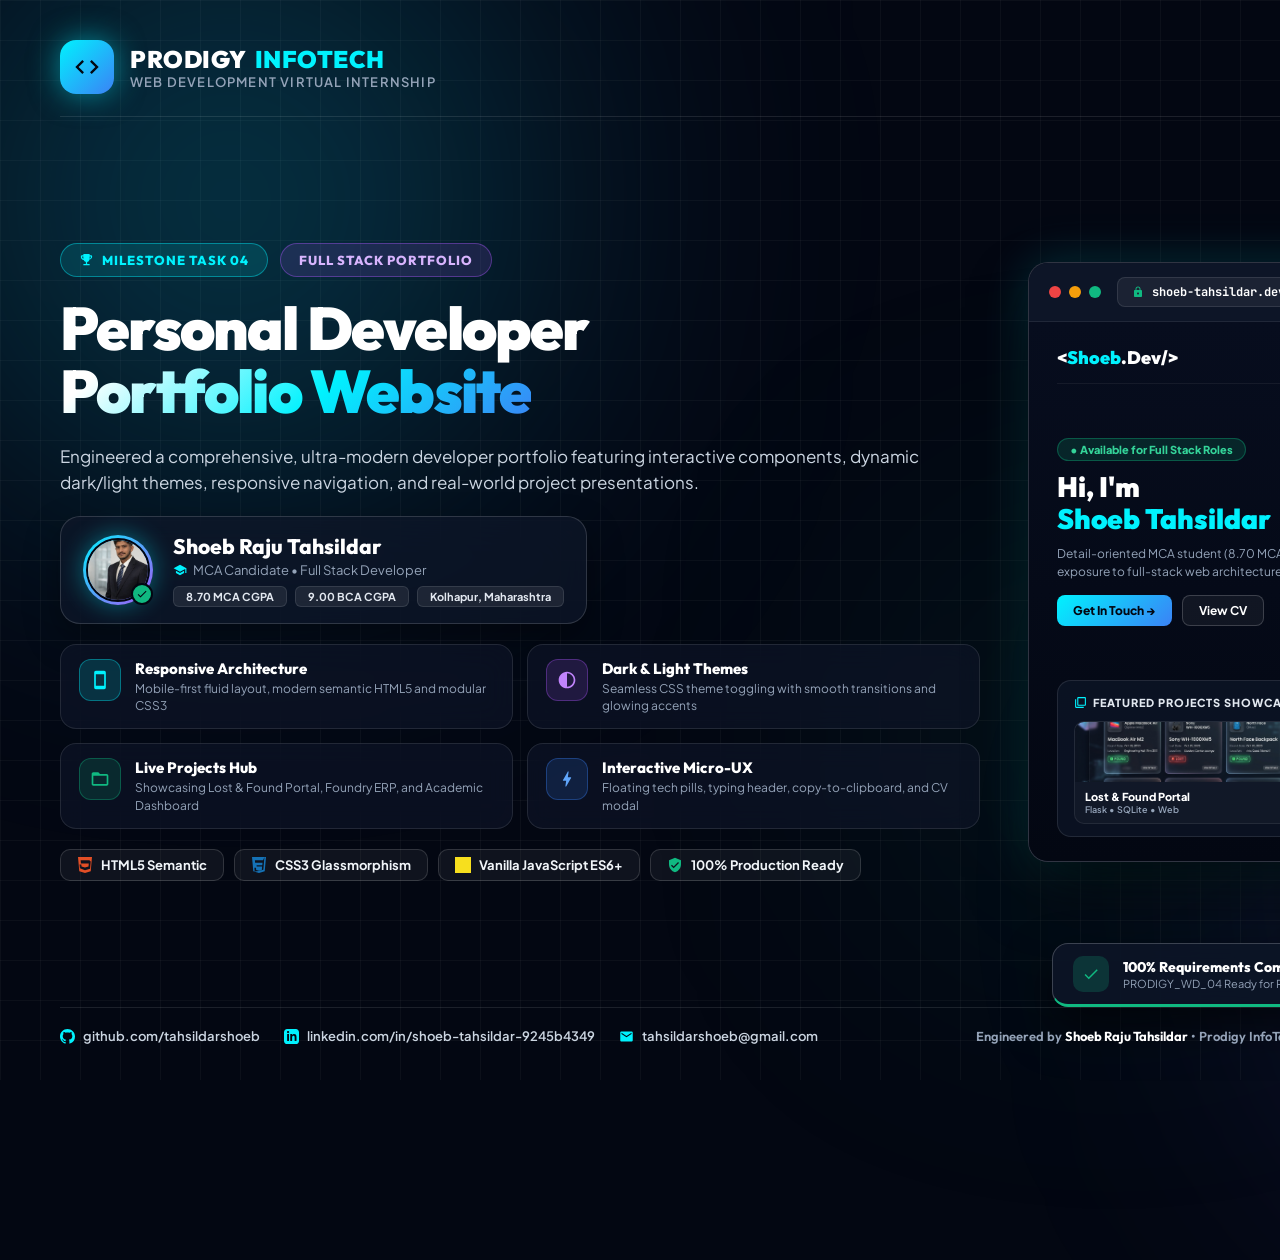
<file: prodigy_task_04_showcase.html>
<!DOCTYPE html>
<html lang="en">
<head>
    <meta charset="UTF-8">
    <meta name="viewport" content="width=1920, height=1080">
    <title>Prodigy InfoTech Task 04 Showcase | Shoeb Raju Tahsildar</title>
    <link rel="preconnect" href="https://fonts.googleapis.com">
    <link rel="preconnect" href="https://fonts.gstatic.com" crossorigin>
    <link href="https://fonts.googleapis.com/css2?family=Outfit:wght@400;500;600;700;800;900&family=Plus+Jakarta+Sans:wght@400;500;600;700;800&family=JetBrains+Mono:wght@500;700&display=swap" rel="stylesheet">
    
    <style>
        :root {
            --bg-dark: #030712;
            --bg-card: rgba(15, 23, 42, 0.72);
            --border-glass: rgba(255, 255, 255, 0.12);
            --border-glow: rgba(0, 242, 254, 0.35);
            --cyan: #00f2fe;
            --blue: #3b82f6;
            --emerald: #10b981;
            --purple: #a855f7;
            --amber: #f59e0b;
            --rose: #f43f5e;
            --text-main: #f8fafc;
            --text-muted: #94a3b8;
            --font-head: 'Outfit', sans-serif;
            --font-body: 'Plus Jakarta Sans', sans-serif;
            --font-mono: 'JetBrains Mono', monospace;
        }

        * {
            box-sizing: border-box;
            margin: 0;
            padding: 0;
        }

        body {
            width: 1920px;
            height: 1080px;
            background-color: var(--bg-dark);
            color: var(--text-main);
            font-family: var(--font-body);
            overflow: hidden;
            position: relative;
            display: flex;
            flex-direction: column;
            justify-content: space-between;
            padding: 40px 60px 36px 60px;
        }

        /* Ambient Cyber-Luxe Background */
        .ambient-grid {
            position: absolute;
            inset: 0;
            background-image: 
                linear-gradient(to right, rgba(255, 255, 255, 0.035) 1px, transparent 1px),
                linear-gradient(to bottom, rgba(255, 255, 255, 0.035) 1px, transparent 1px);
            background-size: 40px 40px;
            z-index: 0;
        }

        .ambient-glow {
            position: absolute;
            border-radius: 50%;
            filter: blur(140px);
            pointer-events: none;
            z-index: 0;
        }

        .glow-1 {
            width: 700px;
            height: 700px;
            background: radial-gradient(circle, rgba(0, 242, 254, 0.32) 0%, rgba(59, 130, 246, 0.1) 70%);
            top: -150px;
            left: -120px;
        }

        .glow-2 {
            width: 750px;
            height: 750px;
            background: radial-gradient(circle, rgba(168, 85, 247, 0.28) 0%, rgba(59, 130, 246, 0.08) 70%);
            bottom: -180px;
            right: -100px;
        }

        .glow-3 {
            width: 500px;
            height: 500px;
            background: radial-gradient(circle, rgba(16, 185, 129, 0.2) 0%, transparent 70%);
            top: 45%;
            left: 45%;
        }

        /* Top Bar */
        .header-bar {
            position: relative;
            z-index: 10;
            display: flex;
            justify-content: space-between;
            align-items: center;
            border-bottom: 1px solid rgba(255, 255, 255, 0.1);
            padding-bottom: 22px;
        }

        .brand-container {
            display: flex;
            align-items: center;
            gap: 16px;
        }

        .brand-icon-box {
            width: 54px;
            height: 54px;
            border-radius: 16px;
            background: linear-gradient(135deg, #00f2fe 0%, #3b82f6 100%);
            display: flex;
            align-items: center;
            justify-content: center;
            box-shadow: 0 0 30px rgba(0, 242, 254, 0.5);
        }

        .brand-icon-box svg {
            width: 28px;
            height: 28px;
            fill: #030712;
        }

        .brand-title {
            font-family: var(--font-head);
            font-size: 24px;
            font-weight: 900;
            letter-spacing: 0.5px;
            color: #ffffff;
            display: flex;
            align-items: center;
            gap: 8px;
        }

        .brand-title span {
            color: var(--cyan);
        }

        .brand-sub {
            font-size: 13px;
            color: var(--text-muted);
            font-weight: 600;
            letter-spacing: 1.2px;
            text-transform: uppercase;
        }

        .header-actions {
            display: flex;
            align-items: center;
            gap: 16px;
        }

        .verified-badge {
            display: flex;
            align-items: center;
            gap: 10px;
            background: rgba(16, 185, 129, 0.15);
            border: 1px solid rgba(16, 185, 129, 0.45);
            padding: 10px 22px;
            border-radius: 9999px;
            box-shadow: 0 0 25px rgba(16, 185, 129, 0.2);
        }

        .verified-badge .dot {
            width: 10px;
            height: 10px;
            background: var(--emerald);
            border-radius: 50%;
            box-shadow: 0 0 10px var(--emerald);
        }

        .verified-badge span {
            font-size: 14px;
            font-weight: 800;
            letter-spacing: 1.5px;
            color: #34d399;
            text-transform: uppercase;
        }

        .repo-badge {
            font-family: var(--font-mono);
            font-size: 13px;
            font-weight: 700;
            color: var(--cyan);
            background: rgba(0, 242, 254, 0.08);
            border: 1px solid rgba(0, 242, 254, 0.3);
            padding: 10px 20px;
            border-radius: 9999px;
            display: flex;
            align-items: center;
            gap: 8px;
        }

        .repo-badge svg {
            width: 16px;
            height: 16px;
            fill: currentColor;
        }

        /* Main Workspace Section */
        .main-stage {
            position: relative;
            z-index: 10;
            display: grid;
            grid-template-columns: 1.05fr 0.95fr;
            gap: 48px;
            align-items: center;
            height: 100%;
            padding: 18px 0;
        }

        /* Left Column Details */
        .details-col {
            display: flex;
            flex-direction: column;
            gap: 20px;
        }

        .milestone-chips {
            display: flex;
            align-items: center;
            gap: 12px;
        }

        .chip-pill {
            display: inline-flex;
            align-items: center;
            gap: 8px;
            padding: 8px 18px;
            border-radius: 9999px;
            font-family: var(--font-head);
            font-size: 13px;
            font-weight: 800;
            letter-spacing: 1px;
            text-transform: uppercase;
        }

        .chip-cyan {
            background: rgba(0, 242, 254, 0.12);
            border: 1px solid rgba(0, 242, 254, 0.4);
            color: var(--cyan);
        }

        .chip-purple {
            background: rgba(168, 85, 247, 0.14);
            border: 1px solid rgba(168, 85, 247, 0.4);
            color: #d8b4fe;
        }

        .main-headline {
            font-family: var(--font-head);
            font-size: 60px;
            font-weight: 900;
            line-height: 1.05;
            letter-spacing: -1.8px;
            color: #ffffff;
        }

        .headline-gradient {
            background: linear-gradient(135deg, #ffffff 10%, #00f2fe 55%, #3b82f6 100%);
            -webkit-background-clip: text;
            -webkit-text-fill-color: transparent;
        }

        .headline-sub {
            font-size: 17px;
            color: #cbd5e1;
            line-height: 1.55;
            max-width: 95%;
        }

        /* Developer Card */
        .dev-profile-strip {
            background: rgba(15, 23, 42, 0.7);
            border: 1px solid rgba(255, 255, 255, 0.15);
            border-radius: 20px;
            padding: 16px 22px;
            display: flex;
            align-items: center;
            gap: 20px;
            backdrop-filter: blur(20px);
            box-shadow: 0 15px 35px rgba(0, 0, 0, 0.35);
            width: fit-content;
        }

        .avatar-holder {
            position: relative;
            width: 70px;
            height: 70px;
            border-radius: 50%;
            padding: 3px;
            background: linear-gradient(135deg, #00f2fe, #a855f7);
            box-shadow: 0 0 25px rgba(0, 242, 254, 0.4);
        }

        .avatar-img {
            width: 100%;
            height: 100%;
            border-radius: 50%;
            object-fit: cover;
            border: 2px solid #030712;
        }

        .avatar-badge {
            position: absolute;
            bottom: 0px;
            right: 0px;
            background: var(--emerald);
            color: #030712;
            width: 22px;
            height: 22px;
            border-radius: 50%;
            display: flex;
            align-items: center;
            justify-content: center;
            border: 2px solid #030712;
        }

        .avatar-badge svg {
            width: 12px;
            height: 12px;
            fill: #030712;
        }

        .dev-data h4 {
            font-family: var(--font-head);
            font-size: 21px;
            font-weight: 800;
            color: #ffffff;
        }

        .dev-data p {
            font-size: 13px;
            color: var(--text-muted);
            margin-top: 3px;
            display: flex;
            align-items: center;
            gap: 6px;
        }

        .dev-data p svg {
            width: 14px;
            height: 14px;
            fill: var(--cyan);
        }

        .tag-row {
            display: flex;
            gap: 8px;
            margin-top: 8px;
        }

        .tag-item {
            background: rgba(255, 255, 255, 0.08);
            border: 1px solid rgba(255, 255, 255, 0.1);
            padding: 3px 12px;
            border-radius: 6px;
            font-size: 11px;
            font-weight: 700;
            color: #e2e8f0;
        }

        /* Features Bento */
        .features-bento {
            display: grid;
            grid-template-columns: repeat(2, 1fr);
            gap: 14px;
            width: 100%;
        }

        .bento-card {
            background: rgba(15, 23, 42, 0.6);
            border: 1px solid rgba(255, 255, 255, 0.1);
            border-radius: 16px;
            padding: 14px 18px;
            display: flex;
            align-items: flex-start;
            gap: 14px;
            backdrop-filter: blur(14px);
        }

        .bento-icon-box {
            width: 42px;
            height: 42px;
            border-radius: 12px;
            display: flex;
            align-items: center;
            justify-content: center;
            flex-shrink: 0;
        }

        .bento-icon-box svg {
            width: 20px;
            height: 20px;
        }

        .box-cyan {
            background: rgba(0, 242, 254, 0.15);
            border: 1px solid rgba(0, 242, 254, 0.35);
            color: var(--cyan);
        }

        .box-purple {
            background: rgba(168, 85, 247, 0.15);
            border: 1px solid rgba(168, 85, 247, 0.35);
            color: #c084fc;
        }

        .box-emerald {
            background: rgba(16, 185, 129, 0.15);
            border: 1px solid rgba(16, 185, 129, 0.35);
            color: var(--emerald);
        }

        .box-blue {
            background: rgba(59, 130, 246, 0.15);
            border: 1px solid rgba(59, 130, 246, 0.35);
            color: #60a5fa;
        }

        .bento-card h5 {
            font-family: var(--font-head);
            font-size: 15px;
            font-weight: 800;
            color: #ffffff;
        }

        .bento-card p {
            font-size: 12px;
            color: var(--text-muted);
            line-height: 1.45;
            margin-top: 2px;
        }

        /* Tech Tags */
        .tech-pill-container {
            display: flex;
            align-items: center;
            gap: 10px;
            flex-wrap: wrap;
        }

        .tech-tag {
            display: inline-flex;
            align-items: center;
            gap: 8px;
            background: rgba(255, 255, 255, 0.05);
            border: 1px solid rgba(255, 255, 255, 0.14);
            padding: 7px 16px;
            border-radius: 10px;
            font-size: 13px;
            font-weight: 700;
            color: #f1f5f9;
        }

        .tech-tag svg {
            width: 16px;
            height: 16px;
        }

        /* Right Column Showcase Mockup */
        .mockup-col {
            position: relative;
            display: flex;
            align-items: center;
            justify-content: center;
            height: 100%;
        }

        .browser-window {
            width: 100%;
            height: 600px;
            background: #080d1e;
            border: 1px solid rgba(255, 255, 255, 0.16);
            border-radius: 20px;
            overflow: hidden;
            box-shadow: 
                0 30px 70px -15px rgba(0, 0, 0, 0.85),
                0 0 50px rgba(0, 242, 254, 0.18);
            display: flex;
            flex-direction: column;
            position: relative;
        }

        .browser-top {
            background: #0d1527;
            padding: 14px 20px;
            display: flex;
            align-items: center;
            gap: 16px;
            border-bottom: 1px solid rgba(255, 255, 255, 0.08);
        }

        .window-dots {
            display: flex;
            gap: 8px;
        }

        .dot-btn {
            width: 12px;
            height: 12px;
            border-radius: 50%;
        }

        .d-red { background: #ef4444; }
        .d-yellow { background: #f59e0b; }
        .d-green { background: #10b981; }

        .address-box {
            flex: 1;
            background: rgba(255, 255, 255, 0.06);
            border: 1px solid rgba(255, 255, 255, 0.1);
            border-radius: 8px;
            padding: 6px 14px;
            font-family: var(--font-mono);
            font-size: 12px;
            color: #94a3b8;
            display: flex;
            align-items: center;
            gap: 8px;
        }

        .address-box svg {
            width: 12px;
            height: 12px;
            fill: var(--emerald);
        }

        .address-box strong {
            color: #ffffff;
        }

        /* Inside Browser Content */
        .window-content {
            flex: 1;
            padding: 24px 28px;
            background: linear-gradient(180deg, #070d1e 0%, #030712 100%);
            display: flex;
            flex-direction: column;
            justify-content: space-between;
            position: relative;
            overflow: hidden;
        }

        /* Inner Nav */
        .inner-nav {
            display: flex;
            justify-content: space-between;
            align-items: center;
            border-bottom: 1px solid rgba(255, 255, 255, 0.06);
            padding-bottom: 14px;
        }

        .inner-brand {
            font-family: var(--font-head);
            font-weight: 900;
            font-size: 18px;
            color: #ffffff;
        }

        .inner-brand span {
            color: var(--cyan);
        }

        .inner-menu {
            display: flex;
            gap: 16px;
            font-size: 12px;
            font-weight: 700;
            color: #94a3b8;
        }

        .inner-menu span.active {
            color: var(--cyan);
        }

        /* Inner Hero */
        .inner-hero {
            display: grid;
            grid-template-columns: 1.25fr 0.75fr;
            align-items: center;
            gap: 20px;
            padding: 8px 0;
        }

        .inner-hero-text {
            display: flex;
            flex-direction: column;
            gap: 10px;
        }

        .inner-status-pill {
            display: inline-flex;
            align-items: center;
            gap: 6px;
            background: rgba(16, 185, 129, 0.15);
            border: 1px solid rgba(16, 185, 129, 0.35);
            color: #34d399;
            padding: 4px 12px;
            border-radius: 9999px;
            font-size: 11px;
            font-weight: 800;
            width: fit-content;
        }

        .inner-name {
            font-family: var(--font-head);
            font-size: 28px;
            font-weight: 900;
            line-height: 1.15;
            color: #ffffff;
        }

        .inner-name span {
            color: var(--cyan);
        }

        .inner-desc {
            font-size: 12px;
            color: #94a3b8;
            line-height: 1.5;
        }

        .inner-cta-btns {
            display: flex;
            gap: 10px;
            margin-top: 4px;
        }

        .btn-cyan {
            background: linear-gradient(135deg, var(--cyan), var(--blue));
            color: #030712;
            padding: 7px 16px;
            border-radius: 8px;
            font-size: 12px;
            font-weight: 800;
            display: inline-flex;
            align-items: center;
            gap: 6px;
        }

        .btn-dark {
            border: 1px solid rgba(255, 255, 255, 0.18);
            background: rgba(255, 255, 255, 0.05);
            color: #ffffff;
            padding: 7px 16px;
            border-radius: 8px;
            font-size: 12px;
            font-weight: 700;
            display: inline-flex;
            align-items: center;
            gap: 6px;
        }

        .inner-avatar-wrap {
            display: flex;
            justify-content: center;
            align-items: center;
        }

        .inner-avatar-circle {
            width: 120px;
            height: 120px;
            border-radius: 50%;
            padding: 4px;
            background: linear-gradient(135deg, var(--cyan), var(--purple));
            box-shadow: 0 0 30px rgba(0, 242, 254, 0.35);
        }

        .inner-avatar-circle img {
            width: 100%;
            height: 100%;
            border-radius: 50%;
            object-fit: cover;
        }

        /* Inner Featured Projects Strip */
        .inner-projects-strip {
            background: rgba(15, 23, 42, 0.65);
            border: 1px solid rgba(255, 255, 255, 0.1);
            border-radius: 14px;
            padding: 12px 16px;
        }

        .projects-strip-header {
            display: flex;
            justify-content: space-between;
            align-items: center;
            margin-bottom: 10px;
        }

        .strip-heading {
            font-size: 11px;
            text-transform: uppercase;
            font-weight: 800;
            letter-spacing: 1px;
            color: #e2e8f0;
            display: flex;
            align-items: center;
            gap: 6px;
        }

        .strip-heading svg {
            width: 13px;
            height: 13px;
            fill: var(--cyan);
        }

        .strip-count {
            font-size: 10px;
            font-weight: 800;
            color: var(--cyan);
            background: rgba(0, 242, 254, 0.12);
            padding: 3px 10px;
            border-radius: 6px;
        }

        .projects-grid-mini {
            display: grid;
            grid-template-columns: repeat(3, 1fr);
            gap: 12px;
        }

        .project-tile {
            background: rgba(255, 255, 255, 0.03);
            border: 1px solid rgba(255, 255, 255, 0.08);
            border-radius: 10px;
            overflow: hidden;
            display: flex;
            flex-direction: column;
        }

        .project-tile img {
            width: 100%;
            height: 60px;
            object-fit: cover;
        }

        .tile-meta {
            padding: 8px 10px;
        }

        .tile-meta h6 {
            font-size: 11px;
            font-weight: 800;
            color: #ffffff;
            white-space: nowrap;
            overflow: hidden;
            text-overflow: ellipsis;
        }

        .tile-meta span {
            font-size: 9px;
            color: var(--text-muted);
            font-weight: 600;
            display: block;
            margin-top: 1px;
        }

        /* Floating Accent Badges Over Browser */
        .float-overlay {
            position: absolute;
            background: rgba(13, 21, 38, 0.92);
            backdrop-filter: blur(20px);
            border: 1px solid rgba(255, 255, 255, 0.2);
            border-radius: 16px;
            padding: 12px 20px;
            display: flex;
            align-items: center;
            gap: 14px;
            box-shadow: 0 20px 45px rgba(0, 0, 0, 0.6);
            z-index: 20;
        }

        .float-badge-top {
            top: -18px;
            right: 24px;
            border-top: 3px solid var(--purple);
        }

        .float-badge-bottom {
            bottom: -18px;
            left: 24px;
            border-bottom: 3px solid var(--emerald);
        }

        .float-icon {
            width: 36px;
            height: 36px;
            border-radius: 10px;
            display: flex;
            align-items: center;
            justify-content: center;
        }

        .float-icon svg {
            width: 18px;
            height: 18px;
        }

        .float-icon-emerald {
            background: rgba(16, 185, 129, 0.2);
            color: var(--emerald);
        }

        .float-icon-purple {
            background: rgba(168, 85, 247, 0.2);
            color: #c084fc;
        }

        .float-title {
            font-family: var(--font-head);
            font-size: 14px;
            font-weight: 800;
            color: #ffffff;
        }

        .float-desc {
            font-size: 11px;
            color: var(--text-muted);
            margin-top: 1px;
        }

        /* Bottom Footer */
        .footer-bar {
            position: relative;
            z-index: 10;
            display: flex;
            justify-content: space-between;
            align-items: center;
            border-top: 1px solid rgba(255, 255, 255, 0.1);
            padding-top: 20px;
            font-size: 13px;
        }

        .footer-contact {
            display: flex;
            align-items: center;
            gap: 24px;
            color: #cbd5e1;
            font-weight: 600;
        }

        .contact-item {
            display: flex;
            align-items: center;
            gap: 8px;
        }

        .contact-item svg {
            width: 15px;
            height: 15px;
            fill: var(--cyan);
        }

        .footer-credit {
            font-family: var(--font-head);
            font-weight: 600;
            color: #94a3b8;
        }

        .footer-credit strong {
            color: #ffffff;
        }

        .footer-tags {
            font-family: var(--font-mono);
            font-size: 12px;
            font-weight: 700;
            color: #c084fc;
            display: flex;
            gap: 10px;
        }
    </style>
</head>
<body>

    <!-- Ambient glowing lights -->
    <div class="ambient-grid"></div>
    <div class="ambient-glow glow-1"></div>
    <div class="ambient-glow glow-2"></div>
    <div class="ambient-glow glow-3"></div>

    <!-- Header Bar -->
    <header class="header-bar">
        <div class="brand-container">
            <div class="brand-icon-box">
                <!-- Code icon -->
                <svg viewBox="0 0 24 24"><path d="M9.4 16.6L4.8 12l4.6-4.6L8 6l-6 6 6 6 1.4-1.4zm5.2 0l4.6-4.6-4.6-4.6L16 6l6 6-6 6-1.4-1.4z"/></svg>
            </div>
            <div>
                <h3 class="brand-title">PRODIGY <span>INFOTECH</span></h3>
                <p class="brand-sub">Web Development Virtual Internship</p>
            </div>
        </div>

        <div class="header-actions">
            <div class="verified-badge">
                <div class="dot"></div>
                <span>Task 04 Completed</span>
            </div>
            <div class="repo-badge">
                <!-- GitHub icon -->
                <svg viewBox="0 0 24 24"><path d="M12 0C5.37 0 0 5.37 0 12c0 5.31 3.435 9.795 8.205 11.385.6.105.825-.255.825-.57 0-.285-.015-1.23-.015-2.235-3.015.555-3.795-.735-4.035-1.41-.135-.345-.72-1.41-1.23-1.695-.42-.225-1.02-.78-.015-.795.945-.015 1.62.87 1.845 1.23 1.08 1.815 2.805 1.305 3.495.99.105-.78.42-1.305.765-1.605-2.67-.3-5.46-1.335-5.46-5.925 0-1.305.465-2.385 1.23-3.225-.12-.3-.54-1.53.12-3.18 0 0 1.005-.315 3.3 1.23.96-.27 1.98-.405 3-.405s2.04.135 3 .405c2.295-1.56 3.3-1.23 3.3-1.23.66 1.65.24 2.88.12 3.18.765.84 1.23 1.905 1.23 3.225 0 4.605-2.805 5.625-5.475 5.925.435.375.81 1.095.81 2.22 0 1.605-.015 2.895-.015 3.3 0 .315.225.69.825.57A12.02 12.02 0 0024 12c0-6.63-5.37-12-12-12z"/></svg>
                PRODIGY_WD_04
            </div>
        </div>
    </header>

    <!-- Main Stage Content -->
    <main class="main-stage">
        <!-- Left Info Column -->
        <div class="details-col">
            <div class="milestone-chips">
                <div class="chip-pill chip-cyan">
                    <!-- Trophy icon -->
                    <svg style="width: 15px; height: 15px; fill: currentColor;" viewBox="0 0 24 24"><path d="M19 5h-2V3H7v2H5c-1.1 0-2 .9-2 2v1c0 2.55 1.92 4.63 4.39 4.94A5.01 5.01 0 0011 15.9V19H7v2h10v-2h-4v-3.1c1.88-.41 3.32-1.9 3.61-3.96C19.08 11.63 21 9.55 21 8V7c0-1.1-.9-2-2-2zM5 8V7h2v3.82C5.84 10.4 5 9.3 5 8zm14 0c0 1.3-.84 2.4-2 2.82V7h2v1z"/></svg>
                    Milestone Task 04
                </div>
                <div class="chip-pill chip-purple">
                    Full Stack Portfolio
                </div>
            </div>

            <h1 class="main-headline">
                Personal Developer <br>
                <span class="headline-gradient">Portfolio Website</span>
            </h1>

            <p class="headline-sub">
                Engineered a comprehensive, ultra-modern developer portfolio featuring interactive components, dynamic dark/light themes, responsive navigation, and real-world project presentations.
            </p>

            <!-- Developer Profile Snapshot -->
            <div class="dev-profile-strip">
                <div class="avatar-holder">
                    <img src="profile.jpg" alt="Shoeb Raju Tahsildar" class="avatar-img">
                    <div class="avatar-badge">
                        <svg viewBox="0 0 24 24"><path d="M9 16.17L4.83 12l-1.42 1.41L9 19 21 7l-1.41-1.41z"/></svg>
                    </div>
                </div>
                <div class="dev-data">
                    <h4>Shoeb Raju Tahsildar</h4>
                    <p>
                        <!-- Cap icon -->
                        <svg viewBox="0 0 24 24"><path d="M12 3L1 9l11 6 9-4.91V17h2V9L12 3zM5 13.18v4L12 21l7-3.82v-4L12 17l-7-3.82z"/></svg>
                        MCA Candidate &bull; Full Stack Developer
                    </p>
                    <div class="tag-row">
                        <span class="tag-item">8.70 MCA CGPA</span>
                        <span class="tag-item">9.00 BCA CGPA</span>
                        <span class="tag-item">Kolhapur, Maharashtra</span>
                    </div>
                </div>
            </div>

            <!-- Bento Features Grid -->
            <div class="features-bento">
                <div class="bento-card">
                    <div class="bento-icon-box box-cyan">
                        <!-- Mobile icon -->
                        <svg viewBox="0 0 24 24" fill="currentColor"><path d="M17 1.01L7 1c-1.1 0-2 .9-2 2v18c0 1.1.9 2 2 2h10c1.1 0 2-.9 2-2V3c0-1.1-.9-1.99-2-1.99zM17 19H7V5h10v14z"/></svg>
                    </div>
                    <div>
                        <h5>Responsive Architecture</h5>
                        <p>Mobile-first fluid layout, modern semantic HTML5 and modular CSS3</p>
                    </div>
                </div>

                <div class="bento-card">
                    <div class="bento-icon-box box-purple">
                        <!-- Theme icon -->
                        <svg viewBox="0 0 24 24" fill="currentColor"><path d="M12 2C6.48 2 2 6.48 2 12s4.48 10 10 10 10-4.48 10-10S17.52 2 12 2zm0 18V4c4.41 0 8 3.59 8 8s-3.59 8-8 8z"/></svg>
                    </div>
                    <div>
                        <h5>Dark & Light Themes</h5>
                        <p>Seamless CSS theme toggling with smooth transitions and glowing accents</p>
                    </div>
                </div>

                <div class="bento-card">
                    <div class="bento-icon-box box-emerald">
                        <!-- Folder icon -->
                        <svg viewBox="0 0 24 24" fill="currentColor"><path d="M20 6h-8l-2-2H4c-1.1 0-1.99.9-1.99 2L2 18c0 1.1.9 2 2 2h16c1.1 0 2-.9 2-2V8c0-1.1-.9-2-2-2zm0 12H4V8h16v10z"/></svg>
                    </div>
                    <div>
                        <h5>Live Projects Hub</h5>
                        <p>Showcasing Lost & Found Portal, Foundry ERP, and Academic Dashboard</p>
                    </div>
                </div>

                <div class="bento-card">
                    <div class="bento-icon-box box-blue">
                        <!-- Bolt icon -->
                        <svg viewBox="0 0 24 24" fill="currentColor"><path d="M11 21h-1l1-7H7.5c-.58 0-.57-.32-.38-.66.19-.34.05-.08.07-.12C8.48 10.94 10.42 7.54 13 3h1l-1 7h3.5c.49 0 .56.33.47.51l-.07.15C12.9 17.55 11 21 11 21z"/></svg>
                    </div>
                    <div>
                        <h5>Interactive Micro-UX</h5>
                        <p>Floating tech pills, typing header, copy-to-clipboard, and CV modal</p>
                    </div>
                </div>
            </div>

            <!-- Tech Badges -->
            <div class="tech-pill-container">
                <span class="tech-tag">
                    <svg viewBox="0 0 24 24" fill="#e34f26"><path d="M1.5 0h21l-1.91 21.48L12 24l-8.59-2.52L1.5 0zm17.07 4.88H5.43l.42 4.71h11.83l-.42 4.71-5.26 1.46-5.26-1.46-.28-3.14H3.87l.49 5.58L12 19.88l7.64-2.14.93-10.86z"/></svg>
                    HTML5 Semantic
                </span>
                <span class="tech-tag">
                    <svg viewBox="0 0 24 24" fill="#1572b6"><path d="M1.5 0h21l-1.91 21.48L12 24l-8.59-2.52L1.5 0zm16.65 4.88H5.85l.33 3.73h11.14l-.33 3.73H8.38l.18 2.05h8.11l-.44 4.96-4.23 1.18-4.23-1.18-.27-3.08H5.06l.46 5.51L12 20.98l6.48-1.8.84-9.3.08-.87.75-8.93z"/></svg>
                    CSS3 Glassmorphism
                </span>
                <span class="tech-tag">
                    <svg viewBox="0 0 24 24" fill="#f7df1e"><path d="M0 0h24v24H0V0zm22.03 16.64c-.21-.43-.72-.73-1.41-.73-.59 0-.96.26-.96.65 0 .42.36.6 1.09.89 1.48.59 2.22 1.34 2.22 2.63 0 1.58-1.2 2.6-3.15 2.6-1.66 0-2.67-.78-3.07-1.82l1.6-.96c.26.54.74.88 1.44.88.66 0 1.07-.31 1.07-.72 0-.46-.39-.63-1.14-.94-1.43-.59-2.16-1.32-2.16-2.58 0-1.49 1.16-2.52 2.97-2.52 1.45 0 2.4.67 2.8 1.62l-1.3 1.08zm-7.69.75v3.13c0 .87-.41 1.25-1.19 1.25-.77 0-1.18-.39-1.18-1.25V13.8h2.37v3.59z"/></svg>
                    Vanilla JavaScript ES6+
                </span>
                <span class="tech-tag">
                    <svg viewBox="0 0 24 24" fill="#10b981"><path d="M12 1L3 5v6c0 5.55 3.84 10.74 9 12 5.16-1.26 9-6.45 9-12V5l-9-4zm-2 16l-4-4 1.41-1.41L10 14.17l6.59-6.59L18 9l-8 8z"/></svg>
                    100% Production Ready
                </span>
            </div>
        </div>

        <!-- Right Visual Mockup Column -->
        <div class="mockup-col">
            <!-- Browser Mockup Window -->
            <div class="browser-window">
                <!-- Browser Header -->
                <div class="browser-top">
                    <div class="window-dots">
                        <div class="dot-btn d-red"></div>
                        <div class="dot-btn d-yellow"></div>
                        <div class="dot-btn d-green"></div>
                    </div>
                    <div class="address-box">
                        <svg viewBox="0 0 24 24"><path d="M18 8h-1V6c0-2.76-2.24-5-5-5S7 3.24 7 6v2H6c-1.1 0-2 .9-2 2v10c0 1.1.9 2 2 2h12c1.1 0 2-.9 2-2V10c0-1.1-.9-2-2-2zm-6 9c-1.1 0-2-.9-2-2s.9-2 2-2 2 .9 2 2-.9 2-2 2zm3.1-9H8.9V6c0-1.71 1.39-3.1 3.1-3.1 1.71 0 3.1 1.39 3.1 3.1v2z"/></svg>
                        <strong>shoeb-tahsildar.dev</strong><span>/portfolio</span>
                    </div>
                    <div style="font-size: 13px; color: #64748b; font-family: var(--font-mono);">
                        60 FPS
                    </div>
                </div>

                <!-- Window Content -->
                <div class="window-content">
                    <!-- Nav bar inside mockup -->
                    <div class="inner-nav">
                        <div class="inner-brand">
                            &lt;<span>Shoeb</span>.Dev/&gt;
                        </div>
                        <div class="inner-menu">
                            <span class="active">Home</span>
                            <span>About</span>
                            <span>Skills</span>
                            <span>Projects</span>
                            <span>Contact</span>
                        </div>
                    </div>

                    <!-- Inner Hero inside mockup -->
                    <div class="inner-hero">
                        <div class="inner-hero-text">
                            <div class="inner-status-pill">
                                &bull; Available for Full Stack Roles
                            </div>
                            <h2 class="inner-name">
                                Hi, I'm <br><span>Shoeb Tahsildar</span>
                            </h2>
                            <p class="inner-desc">
                                Detail-oriented MCA student (8.70 MCA & 9.00 BCA CGPA) with hands-on exposure to full-stack web architectures, React, Node.js, and SQL.
                            </p>
                            <div class="inner-cta-btns">
                                <div class="btn-cyan">
                                    Get In Touch &rarr;
                                </div>
                                <div class="btn-dark">
                                    View CV
                                </div>
                            </div>
                        </div>

                        <div class="inner-avatar-wrap">
                            <div class="inner-avatar-circle">
                                <img src="profile.jpg" alt="Shoeb Tahsildar">
                            </div>
                        </div>
                    </div>

                    <!-- Featured Projects Strip inside mockup -->
                    <div class="inner-projects-strip">
                        <div class="projects-strip-header">
                            <div class="strip-heading">
                                <svg viewBox="0 0 24 24"><path d="M4 6H2v14c0 1.1.9 2 2 2h14v-2H4V6zm16-4H8c-1.1 0-2 .9-2 2v12c0 1.1.9 2 2 2h12c1.1 0 2-.9 2-2V4c0-1.1-.9-2-2-2zm0 14H8V4h12v12z"/></svg>
                                Featured Projects Showcase
                            </div>
                            <div class="strip-count">3 Live Builds</div>
                        </div>
                        <div class="projects-grid-mini">
                            <div class="project-tile">
                                <img src="project-lost-found.png" alt="Lost & Found Portal">
                                <div class="tile-meta">
                                    <h6>Lost &amp; Found Portal</h6>
                                    <span>Flask &bull; SQLite &bull; Web</span>
                                </div>
                            </div>
                            <div class="project-tile">
                                <img src="project-foundry-erp.png" alt="Foundry ERP">
                                <div class="tile-meta">
                                    <h6>Foundry ERP</h6>
                                    <span>Enterprise Web App</span>
                                </div>
                            </div>
                            <div class="project-tile">
                                <img src="project-academic-dashboard.png" alt="Academic Dashboard">
                                <div class="tile-meta">
                                    <h6>Academic Portal</h6>
                                    <span>Full Stack Dashboard</span>
                                </div>
                            </div>
                        </div>
                    </div>
                </div>
            </div>

            <!-- Floating Badges -->
            <div class="float-overlay float-badge-top">
                <div class="float-icon float-icon-purple">
                    <svg viewBox="0 0 24 24" fill="currentColor"><path d="M12 17.27L18.18 21l-1.64-7.03L22 9.24l-7.19-.61L12 2 9.19 8.63 2 9.24l5.46 4.73L5.82 21z"/></svg>
                </div>
                <div>
                    <div class="float-title">98+ Performance Score</div>
                    <div class="float-desc">Clean Architecture &bull; 60 FPS UI</div>
                </div>
            </div>

            <div class="float-overlay float-badge-bottom">
                <div class="float-icon float-icon-emerald">
                    <svg viewBox="0 0 24 24" fill="currentColor"><path d="M9 16.17L4.83 12l-1.42 1.41L9 19 21 7l-1.41-1.41z"/></svg>
                </div>
                <div>
                    <div class="float-title">100% Requirements Completed</div>
                    <div class="float-desc">PRODIGY_WD_04 Ready for Review</div>
                </div>
            </div>
        </div>
    </main>

    <!-- Footer Bar -->
    <footer class="footer-bar">
        <div class="footer-contact">
            <span class="contact-item">
                <svg viewBox="0 0 24 24"><path d="M12 0C5.37 0 0 5.37 0 12c0 5.31 3.435 9.795 8.205 11.385.6.105.825-.255.825-.57 0-.285-.015-1.23-.015-2.235-3.015.555-3.795-.735-4.035-1.41-.135-.345-.72-1.41-1.23-1.695-.42-.225-1.02-.78-.015-.795.945-.015 1.62.87 1.845 1.23 1.08 1.815 2.805 1.305 3.495.99.105-.78.42-1.305.765-1.605-2.67-.3-5.46-1.335-5.46-5.925 0-1.305.465-2.385 1.23-3.225-.12-.3-.54-1.53.12-3.18 0 0 1.005-.315 3.3 1.23.96-.27 1.98-.405 3-.405s2.04.135 3 .405c2.295-1.56 3.3-1.23 3.3-1.23.66 1.65.24 2.88.12 3.18.765.84 1.23 1.905 1.23 3.225 0 4.605-2.805 5.625-5.475 5.925.435.375.81 1.095.81 2.22 0 1.605-.015 2.895-.015 3.3 0 .315.225.69.825.57A12.02 12.02 0 0024 12c0-6.63-5.37-12-12-12z"/></svg>
                github.com/tahsildarshoeb
            </span>
            <span class="contact-item">
                <svg viewBox="0 0 24 24"><path d="M19 0h-14c-2.761 0-5 2.239-5 5v14c0 2.761 2.239 5 5 5h14c2.762 0 5-2.239 5-5v-14c0-2.761-2.238-5-5-5zm-11 19h-3v-11h3v11zm-1.5-12.268c-.966 0-1.75-.79-1.75-1.764s.784-1.764 1.75-1.764 1.75.79 1.75 1.764-.783 1.764-1.75 1.764zm13.5 12.268h-3v-5.604c0-3.368-4-3.113-4 0v5.604h-3v-11h3v1.765c1.396-2.586 7-2.777 7 2.476v6.759z"/></svg>
                linkedin.com/in/shoeb-tahsildar-9245b4349
            </span>
            <span class="contact-item">
                <svg viewBox="0 0 24 24"><path d="M20 4H4c-1.1 0-1.99.9-1.99 2L2 18c0 1.1.9 2 2 2h16c1.1 0 2-.9 2-2V6c0-1.1-.9-2-2-2zm0 4l-8 5-8-5V6l8 5 8-5v2z"/></svg>
                tahsildarshoeb@gmail.com
            </span>
        </div>

        <div class="footer-credit">
            Engineered by <strong>Shoeb Raju Tahsildar</strong> &bull; Prodigy InfoTech Intern
        </div>

        <div class="footer-tags">
            <span>#ProdigyInfoTech</span>
            <span>#WebDevelopment</span>
            <span>#Task04</span>
            <span>#FullStack</span>
        </div>
    </footer>

</body>
</html>
</file>
<file: style.css>
/* ==========================================================================
   Shoeb Raju Tahsildar - Personal Portfolio Stylesheet
   Modern Glassmorphism & Electric Dark Theme Design System
   ========================================================================== */

/* --------------------------------------------------------------------------
   1. CSS Custom Properties / Color Tokens & Themes
   -------------------------------------------------------------------------- */
:root {
    /* Brand Colors & Gradients */
    --primary: #6366f1;
    --primary-hover: #4f46e5;
    --primary-light: rgba(99, 102, 241, 0.15);
    --secondary: #06b6d4;
    --accent: #ec4899;
    --accent-purple: #8b5cf6;
    
    --gradient-primary: linear-gradient(135deg, #6366f1 0%, #06b6d4 100%);
    --gradient-accent: linear-gradient(135deg, #a855f7 0%, #ec4899 100%);
    --gradient-glow: linear-gradient(135deg, rgba(99, 102, 241, 0.4), rgba(6, 182, 212, 0.4));

    /* Dark Mode Defaults */
    --bg-body: #0b0f19;
    --bg-surface: #111827;
    --bg-card: rgba(17, 24, 39, 0.65);
    --bg-glass: rgba(15, 23, 42, 0.7);
    --border-color: rgba(255, 255, 255, 0.1);
    --border-glow: rgba(99, 102, 241, 0.3);

    --text-main: #f3f4f6;
    --text-muted: #9ca3af;
    --text-light: #6b7280;

    /* Shadow Systems */
    --shadow-sm: 0 4px 6px -1px rgba(0, 0, 0, 0.3);
    --shadow-md: 0 10px 15px -3px rgba(0, 0, 0, 0.4);
    --shadow-lg: 0 20px 25px -5px rgba(0, 0, 0, 0.5);
    --shadow-glow: 0 0 25px rgba(99, 102, 241, 0.35);

    /* Fonts & Radii */
    --font-heading: 'Outfit', sans-serif;
    --font-body: 'Inter', sans-serif;
    --radius-sm: 8px;
    --radius-md: 14px;
    --radius-lg: 22px;
    --radius-full: 9999px;

    /* Transition Speeds */
    --transition-fast: 0.2s ease;
    --transition-normal: 0.3s ease;
    --transition-slow: 0.5s ease;
}

/* Light Theme Overrides */
[data-theme="light"] {
    --bg-body: #f8fafc;
    --bg-surface: #ffffff;
    --bg-card: rgba(255, 255, 255, 0.85);
    --bg-glass: rgba(255, 255, 255, 0.8);
    --border-color: rgba(0, 0, 0, 0.08);
    --border-glow: rgba(99, 102, 241, 0.2);

    --text-main: #0f172a;
    --text-muted: #475569;
    --text-light: #64748b;

    --shadow-sm: 0 4px 6px -1px rgba(0, 0, 0, 0.05);
    --shadow-md: 0 10px 15px -3px rgba(0, 0, 0, 0.08);
    --shadow-lg: 0 20px 25px -5px rgba(0, 0, 0, 0.12);
    --shadow-glow: 0 0 25px rgba(99, 102, 241, 0.2);
}

/* --------------------------------------------------------------------------
   2. Reset & Universal Styles
   -------------------------------------------------------------------------- */
* {
    margin: 0;
    padding: 0;
    box-sizing: border-box;
}

html {
    scroll-behavior: smooth;
    font-size: 16px;
}

body {
    font-family: var(--font-body);
    background-color: var(--bg-body);
    color: var(--text-main);
    line-height: 1.6;
    overflow-x: hidden;
    transition: background-color var(--transition-normal), color var(--transition-normal);
    position: relative;
}

a {
    color: inherit;
    text-decoration: none;
    transition: color var(--transition-fast);
}

button {
    cursor: pointer;
    border: none;
    outline: none;
    font-family: inherit;
}

ul {
    list-style: none;
}

/* Container */
.container {
    max-width: 1200px;
    margin: 0 auto;
    padding: 0 1.5rem;
}

/* Section Common */
.section {
    padding: 6rem 0;
    position: relative;
    z-index: 2;
}

.section-header {
    text-align: center;
    margin-bottom: 3.5rem;
}

.section-subtitle {
    display: inline-block;
    font-size: 0.9rem;
    font-weight: 600;
    text-transform: uppercase;
    letter-spacing: 1.5px;
    color: var(--secondary);
    margin-bottom: 0.5rem;
}

.section-subtitle i {
    margin-right: 0.4rem;
}

.section-title {
    font-family: var(--font-heading);
    font-size: 2.5rem;
    font-weight: 700;
    margin-bottom: 1rem;
}

.section-line {
    width: 70px;
    height: 4px;
    background: var(--gradient-primary);
    margin: 0 auto;
    border-radius: var(--radius-full);
}

/* Gradient Text */
.gradient-text {
    background: var(--gradient-primary);
    -webkit-background-clip: text;
    -webkit-text-fill-color: transparent;
}

/* Glassmorphism Card Utility */
.glass-card {
    background: var(--bg-card);
    backdrop-filter: blur(16px);
    -webkit-backdrop-filter: blur(16px);
    border: 1px solid var(--border-color);
    border-radius: var(--radius-md);
    box-shadow: var(--shadow-md);
    transition: transform var(--transition-normal), border-color var(--transition-normal), box-shadow var(--transition-normal);
}

.glass-card:hover {
    border-color: var(--border-glow);
    box-shadow: var(--shadow-glow);
}

/* Background Glowing Orbs */
.bg-glow {
    position: fixed;
    border-radius: 50%;
    filter: blur(120px);
    z-index: 1;
    pointer-events: none;
    opacity: 0.35;
}

.orb-1 {
    width: 450px;
    height: 450px;
    background: #6366f1;
    top: -100px;
    left: -100px;
}

.orb-2 {
    width: 400px;
    height: 400px;
    background: #06b6d4;
    top: 40%;
    right: -100px;
}

.orb-3 {
    width: 350px;
    height: 350px;
    background: #ec4899;
    bottom: -50px;
    left: 20%;
}

/* --------------------------------------------------------------------------
   3. Buttons & Interactive Controls
   -------------------------------------------------------------------------- */
.btn {
    display: inline-flex;
    align-items: center;
    justify-content: center;
    gap: 0.6rem;
    padding: 0.85rem 1.8rem;
    font-size: 0.95rem;
    font-weight: 600;
    border-radius: var(--radius-full);
    transition: all var(--transition-normal);
}

.btn-primary {
    background: var(--gradient-primary);
    color: #ffffff;
    box-shadow: 0 4px 15px rgba(99, 102, 241, 0.35);
}

.btn-primary:hover {
    transform: translateY(-3px);
    box-shadow: 0 8px 25px rgba(99, 102, 241, 0.5);
}

.btn-secondary {
    background: var(--bg-surface);
    color: var(--text-main);
    border: 1px solid var(--border-color);
}

.btn-secondary:hover {
    background: var(--primary-light);
    border-color: var(--primary);
    color: var(--primary);
    transform: translateY(-3px);
}

.btn-outline {
    background: transparent;
    color: var(--text-main);
    border: 1px solid var(--border-color);
}

.btn-outline:hover {
    border-color: var(--primary);
    color: var(--primary);
}

.btn-sm {
    padding: 0.5rem 1.2rem;
    font-size: 0.85rem;
}

.btn-block {
    width: 100%;
}

/* --------------------------------------------------------------------------
   4. Header & Navigation Bar
   -------------------------------------------------------------------------- */
.navbar {
    position: fixed;
    top: 0;
    left: 0;
    width: 100%;
    z-index: 1000;
    padding: 1.1rem 0;
    background: var(--bg-glass);
    backdrop-filter: blur(16px);
    -webkit-backdrop-filter: blur(16px);
    border-bottom: 1px solid var(--border-color);
    transition: padding var(--transition-normal), background var(--transition-normal);
}

.nav-container {
    max-width: 1200px;
    margin: 0 auto;
    padding: 0 1.5rem;
    display: flex;
    align-items: center;
    justify-content: space-between;
}

.nav-logo {
    font-family: var(--font-heading);
    font-size: 1.4rem;
    font-weight: 800;
    letter-spacing: -0.5px;
}

.logo-bracket {
    color: var(--secondary);
}

.logo-text {
    color: var(--text-main);
}

.logo-highlight {
    color: var(--primary);
}

.nav-links {
    display: flex;
    align-items: center;
    gap: 2rem;
}

.nav-link {
    font-size: 0.95rem;
    font-weight: 500;
    color: var(--text-muted);
    position: relative;
    padding: 0.3rem 0;
    display: flex;
    align-items: center;
    gap: 0.4rem;
}

.nav-link:hover,
.nav-link.active {
    color: var(--primary);
}

.nav-link::after {
    content: '';
    position: absolute;
    bottom: 0;
    left: 0;
    width: 0;
    height: 2px;
    background: var(--gradient-primary);
    transition: width var(--transition-normal);
    border-radius: var(--radius-full);
}

.nav-link:hover::after,
.nav-link.active::after {
    width: 100%;
}

.nav-actions {
    display: flex;
    align-items: center;
    gap: 1rem;
}

/* Theme Toggle Button */
.theme-toggle {
    background: var(--bg-surface);
    border: 1px solid var(--border-color);
    width: 42px;
    height: 42px;
    border-radius: 50%;
    display: flex;
    align-items: center;
    justify-content: center;
    color: var(--text-main);
    font-size: 1.1rem;
    transition: all var(--transition-fast);
}

.theme-toggle:hover {
    border-color: var(--primary);
    color: var(--primary);
    transform: rotate(15deg);
}

.sun-icon { display: none; color: #f59e0b; }
.moon-icon { display: block; }

[data-theme="light"] .sun-icon { display: block; }
[data-theme="light"] .moon-icon { display: none; }

/* Mobile Hamburger */
.hamburger {
    display: none;
    background: transparent;
    flex-direction: column;
    gap: 5px;
    padding: 5px;
}

.hamburger .bar {
    width: 24px;
    height: 2px;
    background-color: var(--text-main);
    transition: all var(--transition-fast);
    border-radius: 2px;
}

/* --------------------------------------------------------------------------
   5. Hero Section
   -------------------------------------------------------------------------- */
.hero-section {
    padding-top: 9rem;
    padding-bottom: 6rem;
    min-height: 100vh;
    display: flex;
    align-items: center;
}

.hero-container {
    display: grid;
    grid-template-columns: 1.2fr 0.8fr;
    gap: 3rem;
    align-items: center;
}

.status-badge {
    display: inline-flex;
    align-items: center;
    gap: 0.6rem;
    padding: 0.4rem 1rem;
    background: rgba(16, 185, 129, 0.1);
    border: 1px solid rgba(16, 185, 129, 0.3);
    border-radius: var(--radius-full);
    font-size: 0.85rem;
    font-weight: 500;
    color: #10b981;
    margin-bottom: 1.5rem;
}

.pulse-dot {
    width: 8px;
    height: 8px;
    background-color: #10b981;
    border-radius: 50%;
    box-shadow: 0 0 10px #10b981;
    animation: pulse 2s infinite;
}

@keyframes pulse {
    0% { transform: scale(0.95); box-shadow: 0 0 0 0 rgba(16, 185, 129, 0.7); }
    70% { transform: scale(1); box-shadow: 0 0 0 10px rgba(16, 185, 129, 0); }
    100% { transform: scale(0.95); box-shadow: 0 0 0 0 rgba(16, 185, 129, 0); }
}

.hero-name {
    font-family: var(--font-heading);
    font-size: 3.5rem;
    font-weight: 800;
    line-height: 1.15;
    margin-bottom: 0.8rem;
    letter-spacing: -1px;
}

.typing-wrapper {
    font-size: 1.5rem;
    font-weight: 600;
    color: var(--text-muted);
    margin-bottom: 1.5rem;
    height: 2.2rem;
    display: flex;
    align-items: center;
}

.typed-text {
    color: var(--secondary);
    font-family: var(--font-heading);
}

.typing-cursor {
    display: inline-block;
    color: var(--primary);
    animation: blink 0.7s infinite;
    margin-left: 2px;
}

@keyframes blink {
    0%, 100% { opacity: 1; }
    50% { opacity: 0; }
}

.hero-description {
    font-size: 1.05rem;
    color: var(--text-muted);
    margin-bottom: 1.8rem;
    max-width: 620px;
}

.hero-chips {
    display: flex;
    flex-wrap: wrap;
    gap: 0.8rem;
    margin-bottom: 2rem;
}

.chip {
    font-size: 0.85rem;
    font-weight: 500;
    padding: 0.4rem 0.9rem;
    background: var(--bg-surface);
    border: 1px solid var(--border-color);
    border-radius: var(--radius-full);
    color: var(--text-main);
    display: inline-flex;
    align-items: center;
    gap: 0.5rem;
}

.chip i {
    color: var(--primary);
}

.hero-cta {
    display: flex;
    flex-wrap: wrap;
    gap: 1rem;
    margin-bottom: 2rem;
}

/* Quick Contact Chips */
.quick-contacts {
    display: flex;
    flex-wrap: wrap;
    gap: 0.8rem;
}

.quick-contact-item {
    display: inline-flex;
    align-items: center;
    background: var(--bg-surface);
    border: 1px solid var(--border-color);
    border-radius: var(--radius-full);
    padding: 0.3rem 0.4rem 0.3rem 0.9rem;
    font-size: 0.85rem;
    transition: border-color var(--transition-fast);
}

.quick-contact-item:hover {
    border-color: var(--primary);
}

.contact-link-pill {
    color: var(--text-main);
    display: inline-flex;
    align-items: center;
    gap: 0.4rem;
    font-weight: 500;
}

.contact-link-pill:hover {
    color: var(--primary);
}

.copy-btn {
    background: transparent;
    color: var(--text-muted);
    padding: 0.3rem 0.5rem;
    border-radius: 50%;
    margin-left: 0.3rem;
    transition: color var(--transition-fast), background var(--transition-fast);
}

.copy-btn:hover {
    color: var(--primary);
    background: var(--primary-light);
}

/* Hero Image Container - Perfect Circular Form Factor */
.hero-image-wrapper {
    position: relative;
    display: flex;
    justify-content: center;
}

.image-frame {
    position: relative;
    width: 340px;
    height: 340px;
    border-radius: 50%;
    z-index: 2;
}

.glow-ring {
    position: absolute;
    inset: -8px;
    background: var(--gradient-primary);
    border-radius: 50%;
    filter: blur(16px);
    opacity: 0.8;
    z-index: 1;
    animation: glow-pulse 4s ease-in-out infinite alternate;
}

@keyframes glow-pulse {
    0% { opacity: 0.6; filter: blur(12px); transform: scale(0.98); }
    100% { opacity: 0.95; filter: blur(20px); transform: scale(1.02); }
}

.profile-img {
    position: relative;
    width: 100%;
    height: 100%;
    object-fit: cover;
    object-position: top center;
    border-radius: 50%;
    border: 4px solid var(--bg-body);
    z-index: 2;
    box-shadow: var(--shadow-lg);
    transition: transform var(--transition-slow);
}

.image-frame:hover .profile-img {
    transform: scale(1.03);
}

/* Floating Tech Badges */
.float-badge {
    position: absolute;
    background: var(--bg-glass);
    backdrop-filter: blur(16px);
    -webkit-backdrop-filter: blur(16px);
    border: 1px solid var(--border-color);
    padding: 0.6rem 1rem;
    border-radius: var(--radius-md);
    box-shadow: var(--shadow-md);
    display: flex;
    align-items: center;
    gap: 0.7rem;
    z-index: 3;
    animation: float 4s ease-in-out infinite alternate;
}

.float-badge i {
    font-size: 1.5rem;
}

.badge-title {
    display: block;
    font-size: 0.85rem;
    font-weight: 700;
    color: var(--text-main);
    line-height: 1.2;
}

.badge-sub {
    font-size: 0.72rem;
    color: var(--text-muted);
}

.badge-1 {
    top: 20px;
    left: -40px;
    animation-delay: 0s;
}
.badge-1 i { color: #61dafb; }

.badge-2 {
    bottom: 50px;
    right: -30px;
    animation-delay: 1.5s;
}
.badge-2 i { color: #f59e0b; }

.badge-3 {
    bottom: -20px;
    left: 20px;
    animation-delay: 3s;
}
.badge-3 i { color: #10b981; }

.react-spin {
    animation: spin 10s linear infinite;
}

@keyframes spin { 100% { transform: rotate(360deg); } }

@keyframes float {
    0% { transform: translateY(0); }
    100% { transform: translateY(-10px); }
}

/* --------------------------------------------------------------------------
   6. About Me & Stats Section
   -------------------------------------------------------------------------- */
.about-grid {
    display: grid;
    grid-template-columns: 1.2fr 0.8fr;
    gap: 2.5rem;
    align-items: center;
}

.main-about-card {
    padding: 2.5rem;
}

.about-text {
    font-size: 1.05rem;
    color: var(--text-muted);
    margin-bottom: 1.2rem;
}

.about-highlights {
    display: grid;
    grid-template-columns: 1fr 1fr;
    gap: 1rem;
    margin-top: 1.5rem;
    padding-top: 1.5rem;
    border-top: 1px solid var(--border-color);
}

.highlight-item {
    display: flex;
    align-items: center;
    gap: 0.6rem;
    font-size: 0.9rem;
    font-weight: 500;
    color: var(--text-main);
}

.highlight-item i {
    color: #10b981;
}

.stats-counter-grid {
    display: grid;
    grid-template-columns: 1fr 1fr;
    gap: 1.2rem;
}

.stat-card {
    background: var(--bg-card);
    border: 1px solid var(--border-color);
    border-radius: var(--radius-md);
    padding: 1.8rem 1.2rem;
    text-align: center;
    backdrop-filter: blur(12px);
    transition: transform var(--transition-normal), border-color var(--transition-normal);
}

.stat-card:hover {
    transform: translateY(-5px);
    border-color: var(--primary);
}

.stat-icon {
    font-size: 1.8rem;
    color: var(--primary);
    margin-bottom: 0.5rem;
}

.stat-number {
    font-family: var(--font-heading);
    font-size: 2.2rem;
    font-weight: 800;
    color: var(--text-main);
    line-height: 1.2;
}

.stat-label {
    font-size: 0.85rem;
    color: var(--text-muted);
    font-weight: 500;
}

/* --------------------------------------------------------------------------
   7. Education Timeline
   -------------------------------------------------------------------------- */
.timeline {
    position: relative;
    max-width: 900px;
    margin: 0 auto;
    padding: 2rem 0;
}

.timeline::before {
    content: '';
    position: absolute;
    top: 0;
    bottom: 0;
    left: 50%;
    width: 3px;
    background: var(--gradient-primary);
    transform: translateX(-50%);
    border-radius: var(--radius-full);
}

.timeline-item {
    position: relative;
    margin-bottom: 2.5rem;
    width: 50%;
}

.timeline-item.left {
    left: 0;
    padding-right: 2.5rem;
}

.timeline-item.right {
    left: 50%;
    padding-left: 2.5rem;
}

.timeline-dot {
    position: absolute;
    top: 20px;
    width: 42px;
    height: 42px;
    border-radius: 50%;
    background: var(--bg-surface);
    border: 3px solid var(--primary);
    display: flex;
    align-items: center;
    justify-content: center;
    color: var(--primary);
    font-size: 1rem;
    z-index: 5;
    box-shadow: 0 0 15px rgba(99, 102, 241, 0.5);
}

.timeline-item.left .timeline-dot {
    right: -21px;
}

.timeline-item.right .timeline-dot {
    left: -21px;
}

.timeline-content {
    padding: 1.8rem;
}

.timeline-date-badge {
    display: inline-block;
    padding: 0.25rem 0.8rem;
    background: var(--primary-light);
    color: var(--primary);
    font-size: 0.8rem;
    font-weight: 700;
    border-radius: var(--radius-full);
    margin-bottom: 0.8rem;
}

.timeline-title {
    font-family: var(--font-heading);
    font-size: 1.25rem;
    font-weight: 700;
    margin-bottom: 0.3rem;
}

.timeline-institution {
    font-size: 0.95rem;
    color: var(--text-muted);
    margin-bottom: 0.8rem;
    font-weight: 500;
}

.score-pill {
    display: inline-flex;
    align-items: center;
    gap: 0.4rem;
    font-size: 0.85rem;
    padding: 0.3rem 0.8rem;
    background: var(--bg-surface);
    border: 1px solid var(--border-color);
    border-radius: var(--radius-sm);
    margin-bottom: 0.8rem;
}

.score-highlight {
    border-color: rgba(16, 185, 129, 0.4);
    color: #10b981;
    background: rgba(16, 185, 129, 0.1);
}

.timeline-desc {
    font-size: 0.9rem;
    color: var(--text-muted);
}

/* --------------------------------------------------------------------------
   8. Skills Grid & Filter Tabs
   -------------------------------------------------------------------------- */
.filter-container {
    display: flex;
    justify-content: center;
    flex-wrap: wrap;
    gap: 0.8rem;
    margin-bottom: 2.5rem;
}

.filter-btn {
    padding: 0.6rem 1.4rem;
    background: var(--bg-surface);
    border: 1px solid var(--border-color);
    border-radius: var(--radius-full);
    color: var(--text-muted);
    font-size: 0.9rem;
    font-weight: 600;
    transition: all var(--transition-fast);
}

.filter-btn:hover,
.filter-btn.active {
    background: var(--gradient-primary);
    color: #ffffff;
    border-color: transparent;
    box-shadow: 0 4px 15px rgba(99, 102, 241, 0.3);
}

.skills-grid {
    display: grid;
    grid-template-columns: repeat(auto-fill, minmax(220px, 1fr));
    gap: 1.5rem;
}

.skill-card {
    padding: 1.4rem;
    display: flex;
    align-items: center;
    gap: 1rem;
    transition: all var(--transition-normal);
}

.skill-card.hide {
    display: none;
}

.skill-icon {
    font-size: 2.2rem;
    width: 50px;
    height: 50px;
    display: flex;
    align-items: center;
    justify-content: center;
    background: var(--bg-surface);
    border-radius: var(--radius-sm);
    border: 1px solid var(--border-color);
}

.skill-info h3 {
    font-family: var(--font-heading);
    font-size: 1.05rem;
    font-weight: 600;
    margin-bottom: 0.2rem;
}

.skill-category {
    font-size: 0.78rem;
    color: var(--text-light);
}

/* --------------------------------------------------------------------------
   9. Projects Section
   -------------------------------------------------------------------------- */
.projects-grid {
    display: grid;
    grid-template-columns: repeat(auto-fit, minmax(340px, 1fr));
    gap: 2rem;
}

.project-card {
    overflow: hidden;
    display: flex;
    flex-direction: column;
}

.project-banner {
    height: 200px;
    position: relative;
    overflow: hidden;
    display: flex;
    align-items: center;
    justify-content: center;
}

.project-banner-img {
    width: 100%;
    height: 100%;
    object-fit: cover;
    object-position: top center;
    transition: transform var(--transition-slow);
}

.project-card:hover .project-banner-img {
    transform: scale(1.08);
}

.project-overlay {
    position: absolute;
    inset: 0;
    background: linear-gradient(to bottom, rgba(15, 23, 42, 0.2), rgba(15, 23, 42, 0.85));
    z-index: 2;
}

/* CV Viewer Modal Styles */
.cv-viewer-container {
    padding: 1.5rem;
    background: var(--bg-surface);
    border-radius: var(--radius-md);
    border: 1px solid var(--border-color);
}

.cv-header {
    text-align: center;
    margin-bottom: 1.5rem;
    padding-bottom: 1rem;
    border-bottom: 1px solid var(--border-color);
}

.cv-header h2 {
    font-family: var(--font-heading);
    font-size: 1.8rem;
    margin-bottom: 0.2rem;
}

.cv-header p {
    color: var(--secondary);
    font-weight: 600;
}

.cv-section-title {
    font-family: var(--font-heading);
    font-size: 1.15rem;
    color: var(--primary);
    margin: 1.2rem 0 0.5rem 0;
    border-bottom: 1px solid var(--border-color);
    padding-bottom: 0.3rem;
}

.cv-grid {
    display: grid;
    grid-template-columns: 1fr 1fr;
    gap: 1rem;
}

.project-banner-icon {
    font-size: 4.5rem;
    color: rgba(255, 255, 255, 0.25);
    z-index: 2;
    transition: transform var(--transition-slow);
}

.project-card:hover .project-banner-icon {
    transform: scale(1.15) rotate(-5deg);
}

.project-tag {
    position: absolute;
    top: 15px;
    right: 15px;
    background: var(--bg-glass);
    backdrop-filter: blur(10px);
    border: 1px solid var(--border-color);
    padding: 0.3rem 0.8rem;
    border-radius: var(--radius-full);
    font-size: 0.75rem;
    font-weight: 700;
    color: var(--text-main);
    z-index: 3;
}

.project-body {
    padding: 1.8rem;
    display: flex;
    flex-direction: column;
    flex-grow: 1;
}

.project-tech-stack {
    display: flex;
    flex-wrap: wrap;
    gap: 0.5rem;
    margin-bottom: 1rem;
}

.tech-pill {
    font-size: 0.75rem;
    font-weight: 600;
    padding: 0.25rem 0.7rem;
    background: var(--primary-light);
    color: var(--primary);
    border-radius: var(--radius-sm);
}

.project-title {
    font-family: var(--font-heading);
    font-size: 1.35rem;
    font-weight: 700;
    margin-bottom: 0.6rem;
}

.project-description {
    font-size: 0.92rem;
    color: var(--text-muted);
    margin-bottom: 1.2rem;
}

.project-bullets {
    margin-bottom: 1.5rem;
}

.project-bullets li {
    font-size: 0.88rem;
    color: var(--text-muted);
    margin-bottom: 0.5rem;
    display: flex;
    gap: 0.5rem;
}

.project-bullets li i {
    color: var(--primary);
    margin-top: 4px;
}

.project-actions {
    margin-top: auto;
}

/* --------------------------------------------------------------------------
   10. Strengths & Languages Section
   -------------------------------------------------------------------------- */
.strengths-languages-grid {
    display: grid;
    grid-template-columns: 1.1fr 0.9fr;
    gap: 3rem;
}

.sub-heading {
    font-family: var(--font-heading);
    font-size: 1.5rem;
    font-weight: 700;
    margin-bottom: 1.5rem;
    display: flex;
    align-items: center;
    gap: 0.6rem;
}

.sub-heading i {
    color: var(--primary);
}

.strengths-col {
    display: flex;
    flex-direction: column;
    gap: 1.2rem;
}

.strength-card {
    padding: 1.4rem;
    display: flex;
    gap: 1.2rem;
    align-items: flex-start;
}

.strength-icon {
    width: 48px;
    height: 48px;
    border-radius: var(--radius-sm);
    background: var(--primary-light);
    color: var(--primary);
    font-size: 1.4rem;
    display: flex;
    align-items: center;
    justify-content: center;
    flex-shrink: 0;
}

.strength-content h4 {
    font-family: var(--font-heading);
    font-size: 1.1rem;
    font-weight: 600;
    margin-bottom: 0.3rem;
}

.strength-content p {
    font-size: 0.88rem;
    color: var(--text-muted);
}

/* Languages */
.languages-col {
    display: flex;
    flex-direction: column;
    gap: 1.2rem;
}

.language-card {
    padding: 1.2rem 1.5rem;
}

.language-header {
    display: flex;
    justify-content: space-between;
    align-items: center;
    margin-bottom: 0.6rem;
}

.lang-name {
    font-weight: 700;
    font-size: 1.05rem;
}

.lang-level {
    font-size: 0.78rem;
    font-weight: 600;
    padding: 0.2rem 0.6rem;
    border-radius: var(--radius-full);
}

.badge-prof { background: rgba(99, 102, 241, 0.15); color: #6366f1; }
.badge-conv { background: rgba(6, 182, 212, 0.15); color: #06b6d4; }
.badge-native { background: rgba(16, 185, 129, 0.15); color: #10b981; }

.progress-bar-bg {
    height: 8px;
    background: var(--bg-surface);
    border-radius: var(--radius-full);
    overflow: hidden;
}

.progress-bar-fill {
    height: 100%;
    background: var(--gradient-primary);
    border-radius: var(--radius-full);
}

.mca-box {
    padding: 1.8rem;
    margin-top: 0.5rem;
    position: relative;
    border-left: 4px solid var(--primary);
}

.mca-box-icon {
    font-size: 1.8rem;
    color: var(--primary-light);
    margin-bottom: 0.5rem;
}

.mca-box-text {
    font-style: italic;
    font-size: 0.95rem;
    color: var(--text-muted);
    margin-bottom: 0.8rem;
}

.mca-author {
    font-weight: 700;
    font-size: 0.85rem;
    color: var(--primary);
}

/* --------------------------------------------------------------------------
   11. Contact Section & Form
   -------------------------------------------------------------------------- */
.contact-grid {
    display: grid;
    grid-template-columns: 1fr 1fr;
    gap: 3rem;
}

.contact-lead-text {
    font-size: 1rem;
    color: var(--text-muted);
    margin-bottom: 1.8rem;
}

.contact-cards-list {
    display: flex;
    flex-direction: column;
    gap: 1.2rem;
}

.contact-card {
    padding: 1.2rem 1.5rem;
    display: flex;
    align-items: center;
    gap: 1.2rem;
}

.contact-icon {
    width: 46px;
    height: 46px;
    border-radius: 50%;
    background: var(--primary-light);
    color: var(--primary);
    font-size: 1.2rem;
    display: flex;
    align-items: center;
    justify-content: center;
    flex-shrink: 0;
}

.contact-detail {
    display: flex;
    flex-direction: column;
    flex-grow: 1;
}

.contact-label {
    font-size: 0.78rem;
    color: var(--text-light);
    text-transform: uppercase;
    letter-spacing: 0.5px;
}

.contact-value {
    font-weight: 600;
    font-size: 1.05rem;
}

.link-accent:hover {
    color: var(--primary);
}

.copy-btn-large {
    background: var(--bg-surface);
    color: var(--text-muted);
    border: 1px solid var(--border-color);
    width: 38px;
    height: 38px;
    border-radius: 50%;
    display: flex;
    align-items: center;
    justify-content: center;
    transition: all var(--transition-fast);
}

.copy-btn-large:hover {
    background: var(--primary);
    color: #ffffff;
    border-color: var(--primary);
}

.external-link-btn {
    color: var(--text-muted);
    font-size: 1.1rem;
    padding: 0.5rem;
}

.external-link-btn:hover {
    color: var(--primary);
}

/* Contact Form */
.contact-form-col {
    padding: 2.5rem;
}

.form-group {
    margin-bottom: 1.4rem;
}

.form-group label {
    display: block;
    font-size: 0.88rem;
    font-weight: 600;
    margin-bottom: 0.5rem;
    color: var(--text-main);
}

.input-icon-wrapper {
    position: relative;
    display: flex;
    align-items: center;
}

.input-icon {
    position: absolute;
    left: 1.2rem;
    color: var(--text-light);
    font-size: 0.95rem;
}

.input-icon-wrapper input {
    padding-left: 2.8rem;
}

input[type="text"],
input[type="email"],
textarea {
    width: 100%;
    padding: 0.85rem 1.2rem;
    background: var(--bg-surface);
    border: 1px solid var(--border-color);
    border-radius: var(--radius-sm);
    color: var(--text-main);
    font-family: inherit;
    font-size: 0.95rem;
    transition: border-color var(--transition-fast), box-shadow var(--transition-fast);
}

input:focus,
textarea:focus {
    outline: none;
    border-color: var(--primary);
    box-shadow: 0 0 0 3px var(--primary-light);
}

textarea {
    resize: vertical;
}

/* --------------------------------------------------------------------------
   12. Footer & Back to Top
   -------------------------------------------------------------------------- */
.footer {
    background: var(--bg-surface);
    border-top: 1px solid var(--border-color);
    padding: 3rem 0;
    position: relative;
    z-index: 2;
}

.footer-container {
    display: flex;
    flex-direction: column;
    align-items: center;
    gap: 1.5rem;
    text-align: center;
}

.footer-brand p {
    font-size: 0.9rem;
    color: var(--text-muted);
    margin-top: 0.5rem;
}

.footer-links {
    display: flex;
    gap: 2rem;
    flex-wrap: wrap;
    justify-content: center;
}

.footer-links a {
    font-size: 0.9rem;
    color: var(--text-muted);
}

.footer-links a:hover {
    color: var(--primary);
}

.footer-copy {
    font-size: 0.85rem;
    color: var(--text-light);
}

/* Back to Top Button */
.back-to-top {
    position: fixed;
    bottom: 30px;
    right: 30px;
    width: 46px;
    height: 46px;
    border-radius: 50%;
    background: var(--gradient-primary);
    color: #ffffff;
    display: flex;
    align-items: center;
    justify-content: center;
    font-size: 1.1rem;
    box-shadow: var(--shadow-lg);
    z-index: 99;
    opacity: 0;
    visibility: hidden;
    transition: all var(--transition-normal);
}

.back-to-top.visible {
    opacity: 1;
    visibility: visible;
}

.back-to-top:hover {
    transform: translateY(-5px);
    box-shadow: 0 8px 25px rgba(99, 102, 241, 0.5);
}

/* --------------------------------------------------------------------------
   13. Toast Notifications System
   -------------------------------------------------------------------------- */
.toast-container {
    position: fixed;
    bottom: 30px;
    left: 30px;
    z-index: 9999;
    display: flex;
    flex-direction: column;
    gap: 0.8rem;
}

.toast {
    background: var(--bg-surface);
    color: var(--text-main);
    border: 1px solid var(--border-glow);
    padding: 0.9rem 1.4rem;
    border-radius: var(--radius-md);
    box-shadow: var(--shadow-lg);
    display: flex;
    align-items: center;
    gap: 0.8rem;
    font-size: 0.9rem;
    font-weight: 500;
    animation: toast-in 0.3s ease-out forwards;
}

.toast i {
    color: #10b981;
    font-size: 1.1rem;
}

@keyframes toast-in {
    from { opacity: 0; transform: translateY(20px); }
    to { opacity: 1; transform: translateY(0); }
}

/* --------------------------------------------------------------------------
   14. Modal Dialog Overlay
   -------------------------------------------------------------------------- */
.modal-overlay {
    position: fixed;
    inset: 0;
    background: rgba(0, 0, 0, 0.75);
    backdrop-filter: blur(10px);
    z-index: 10000;
    display: flex;
    align-items: center;
    justify-content: center;
    padding: 1.5rem;
    opacity: 0;
    visibility: hidden;
    transition: all var(--transition-normal);
}

.modal-overlay.active {
    opacity: 1;
    visibility: visible;
}

.modal-card {
    max-width: 680px;
    width: 100%;
    max-height: 90vh;
    overflow-y: auto;
    padding: 2.5rem;
    position: relative;
    transform: scale(0.9);
    transition: transform var(--transition-normal);
}

.modal-overlay.active .modal-card {
    transform: scale(1);
}

.modal-close {
    position: absolute;
    top: 1.5rem;
    right: 1.5rem;
    background: var(--bg-surface);
    color: var(--text-muted);
    border: 1px solid var(--border-color);
    width: 36px;
    height: 36px;
    border-radius: 50%;
    font-size: 1.4rem;
    display: flex;
    align-items: center;
    justify-content: center;
    transition: all var(--transition-fast);
}

.modal-close:hover {
    color: var(--accent);
    border-color: var(--accent);
}

.modal-header-tag {
    font-size: 0.8rem;
    font-weight: 700;
    color: var(--secondary);
    text-transform: uppercase;
    letter-spacing: 1px;
    margin-bottom: 0.4rem;
}

.modal-title {
    font-family: var(--font-heading);
    font-size: 1.8rem;
    font-weight: 700;
    margin-bottom: 1rem;
}

.modal-stack {
    display: flex;
    flex-wrap: wrap;
    gap: 0.5rem;
    margin-bottom: 1.5rem;
}

.modal-section-title {
    font-size: 1.05rem;
    font-weight: 700;
    margin: 1.2rem 0 0.6rem 0;
    color: var(--primary);
}

.modal-list {
    margin-left: 1.2rem;
    color: var(--text-muted);
    font-size: 0.92rem;
}

.modal-list li {
    margin-bottom: 0.5rem;
}

/* --------------------------------------------------------------------------
   15. Media Queries / Responsive Design
   -------------------------------------------------------------------------- */
@media (max-width: 992px) {
    .hero-container {
        grid-template-columns: 1fr;
        text-align: center;
    }

    .hero-content {
        display: flex;
        flex-direction: column;
        align-items: center;
    }

    .typing-wrapper {
        justify-content: center;
    }

    .hero-chips, .hero-cta, .quick-contacts {
        justify-content: center;
    }

    .hero-image-wrapper {
        margin-top: 2rem;
    }

    .about-grid, .strengths-languages-grid, .contact-grid {
        grid-template-columns: 1fr;
    }

    .timeline::before {
        left: 30px;
    }

    .timeline-item {
        width: 100%;
        padding-left: 80px !important;
        padding-right: 0 !important;
    }

    .timeline-item.left, .timeline-item.right {
        left: 0;
    }

    .timeline-dot {
        left: 9px !important;
        right: auto !important;
    }
}

@media (max-width: 768px) {
    .hero-name {
        font-size: 2.6rem;
    }

    .section-title {
        font-size: 2rem;
    }

    .nav-links {
        position: fixed;
        top: 70px;
        left: -100%;
        width: 100%;
        height: calc(100vh - 70px);
        background: var(--bg-surface);
        flex-direction: column;
        padding: 3rem 2rem;
        gap: 2rem;
        transition: left var(--transition-normal);
        border-top: 1px solid var(--border-color);
    }

    .nav-links.active {
        left: 0;
    }

    .hamburger {
        display: flex;
    }

    .hamburger.active .bar:nth-child(1) {
        transform: translateY(7px) rotate(45deg);
    }
    .hamburger.active .bar:nth-child(2) {
        opacity: 0;
    }
    .hamburger.active .bar:nth-child(3) {
        transform: translateY(-7px) rotate(-45deg);
    }

    .about-highlights {
        grid-template-columns: 1fr;
    }

    .image-frame {
        width: 260px;
        height: 260px;
    }
}

@media (max-width: 480px) {
    .hero-name {
        font-size: 2.1rem;
    }
    
    .typing-wrapper {
        font-size: 1.1rem;
    }

    .badge-1, .badge-2, .badge-3 {
        display: none;
    }
}

/* --------------------------------------------------------------------------
   16. Project Title Overlay on Banner Images
   -------------------------------------------------------------------------- */
.project-title-overlay {
    position: absolute;
    bottom: 14px;
    left: 16px;
    font-family: var(--font-heading);
    font-size: 1.25rem;
    font-weight: 800;
    color: #ffffff;
    z-index: 4;
    text-shadow: 0 2px 10px rgba(0,0,0,0.7);
    letter-spacing: -0.3px;
}

.project-tag {
    position: absolute;
    top: 14px;
    right: 14px;
    background: var(--bg-glass);
    backdrop-filter: blur(10px);
    border: 1px solid rgba(255,255,255,0.2);
    padding: 0.3rem 0.8rem;
    border-radius: var(--radius-full);
    font-size: 0.75rem;
    font-weight: 700;
    color: #ffffff;
    z-index: 4;
    text-shadow: 0 1px 4px rgba(0,0,0,0.4);
}

/* --------------------------------------------------------------------------
   17. CV Viewer Modal Full Styles
   -------------------------------------------------------------------------- */
.cv-viewer-inner {
    font-size: 0.93rem;
}

.cv-header {
    text-align: center;
    padding-bottom: 1.4rem;
    margin-bottom: 1.4rem;
    border-bottom: 2px solid var(--primary-light);
}

.cv-header h2 {
    font-family: var(--font-heading);
    font-size: 1.9rem;
    font-weight: 800;
    background: var(--gradient-primary);
    -webkit-background-clip: text;
    -webkit-text-fill-color: transparent;
    margin-bottom: 0.3rem;
}

.cv-header p {
    color: var(--text-muted);
    font-size: 0.95rem;
}

.cv-body {
    display: flex;
    flex-direction: column;
    gap: 0;
}

.cv-section {
    margin-bottom: 1.5rem;
}

.cv-section-title {
    font-family: var(--font-heading);
    font-size: 1rem;
    font-weight: 700;
    color: var(--primary);
    margin-bottom: 0.7rem;
    padding-bottom: 0.35rem;
    border-bottom: 1px solid var(--border-color);
    display: flex;
    align-items: center;
    gap: 0.5rem;
    text-transform: uppercase;
    letter-spacing: 0.5px;
}

.cv-text {
    color: var(--text-muted);
    line-height: 1.7;
    font-size: 0.9rem;
}

.cv-edu-item {
    margin-bottom: 0.9rem;
    padding-bottom: 0.9rem;
    border-bottom: 1px dashed var(--border-color);
}

.cv-edu-item:last-child {
    border-bottom: none;
    margin-bottom: 0;
    padding-bottom: 0;
}

.cv-edu-header {
    display: flex;
    justify-content: space-between;
    align-items: flex-start;
    gap: 1rem;
    flex-wrap: wrap;
    margin-bottom: 0.2rem;
}

.cv-edu-header strong {
    color: var(--text-main);
    font-size: 0.93rem;
}

.cv-year {
    font-size: 0.8rem;
    color: var(--secondary);
    font-weight: 600;
    white-space: nowrap;
}

.cv-year-tech {
    font-size: 0.78rem;
    color: var(--primary);
    font-weight: 600;
    background: var(--primary-light);
    padding: 0.15rem 0.5rem;
    border-radius: var(--radius-sm);
    white-space: nowrap;
}

.cv-edu-detail {
    color: var(--text-muted);
    font-size: 0.85rem;
}

.cv-two-col {
    display: grid;
    grid-template-columns: 1fr 1fr;
    gap: 1.5rem;
    margin-bottom: 1.5rem;
}

.cv-skills-list {
    display: flex;
    flex-wrap: wrap;
    gap: 0.5rem;
}

.cv-skill-chip {
    font-size: 0.78rem;
    font-weight: 600;
    padding: 0.22rem 0.65rem;
    background: var(--primary-light);
    color: var(--primary);
    border-radius: var(--radius-sm);
    border: 1px solid rgba(99,102,241,0.2);
}

.cv-list {
    padding-left: 1rem;
    color: var(--text-muted);
    font-size: 0.88rem;
    display: flex;
    flex-direction: column;
    gap: 0.35rem;
}

.cv-list li::marker {
    color: var(--primary);
}

.cv-contact-row {
    display: grid;
    grid-template-columns: 1fr 1fr;
    gap: 0.8rem;
    font-size: 0.9rem;
}

.cv-contact-row span {
    display: flex;
    align-items: center;
    gap: 0.5rem;
    color: var(--text-muted);
}

.cv-contact-row i {
    color: var(--primary);
    width: 16px;
}

.cv-contact-row a {
    color: var(--secondary);
    font-weight: 500;
}

.cv-contact-row a:hover {
    color: var(--primary);
    text-decoration: underline;
}

/* LinkedIn card in contact section */
.contact-card .fa-linkedin-in {
    background: linear-gradient(135deg, #0a66c2, #0077b5);
    -webkit-background-clip: text;
    -webkit-text-fill-color: transparent;
}

@media (max-width: 600px) {
    .cv-two-col,
    .cv-contact-row {
        grid-template-columns: 1fr;
    }
}
</file>
